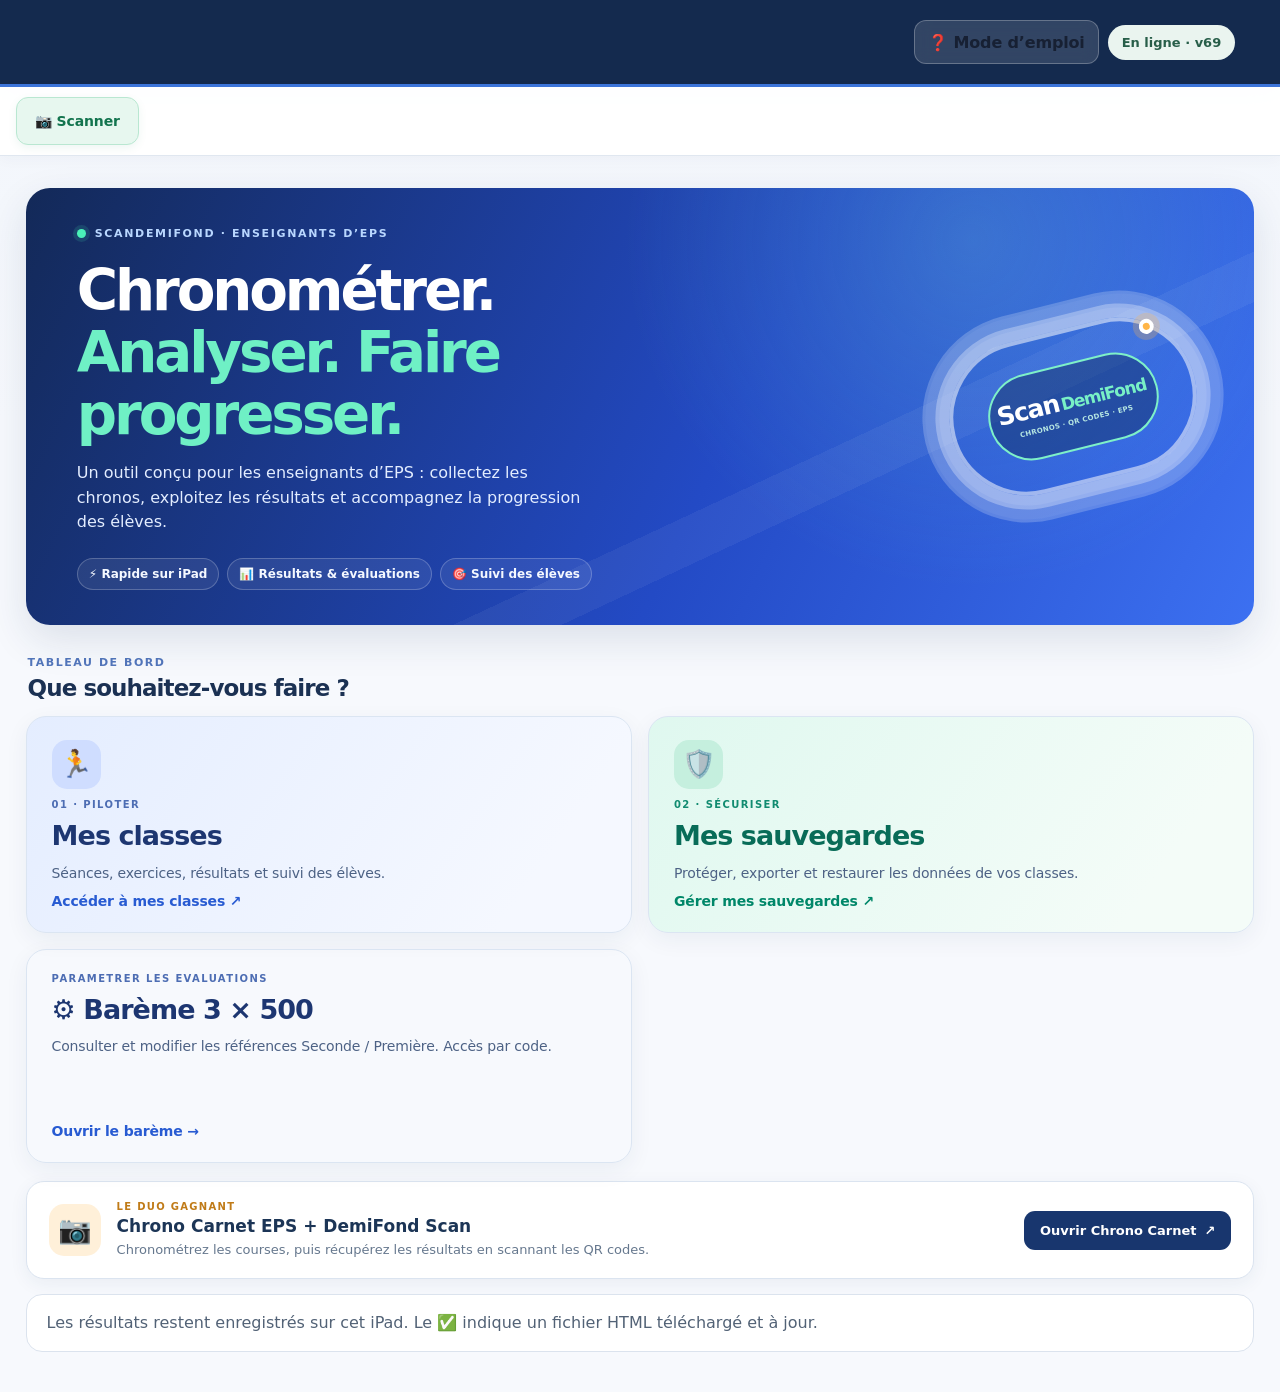
<file: index.html>
<!doctype html>
<html lang="fr">

<head>

  <meta charset="utf-8">

  <meta
    name="viewport"
    content="width=device-width,initial-scale=1,viewport-fit=cover"
  >

  <meta
    name="theme-color"
    content="#172554"
  >

  <link
    rel="manifest"
    href="/manifest.webmanifest"
  >

  <link
    rel="stylesheet"
    href="/app.css"
  >

  <link
    rel="stylesheet"
    href="/modern-ui.css?v=37"
  >

  <title>
    DemiFond Scan CCF
  </title>

<style>
#sessionResultsOverview .eps-dashboard-top{display:flex;justify-content:space-between;align-items:center;gap:12px;flex-wrap:wrap}
#sessionResultsOverview .eps-progress-panel{padding:18px;margin:16px 0;border:1px solid #d7e2ed;border-radius:14px;background:#f8fbff}
#sessionResultsOverview .eps-progress-heading{display:flex;align-items:baseline;gap:12px;flex-wrap:wrap}
#sessionResultsOverview .eps-progress-heading strong{font-size:32px;color:#163b6d}
#sessionResultsOverview .eps-progress-track{height:12px;border-radius:20px;overflow:hidden;background:#dce6f1;margin:12px 0}
#sessionResultsOverview .eps-progress-track div{height:100%;background:#16a34a;transition:width .2s}
#sessionResultsOverview .eps-progress-stats{display:flex;gap:14px;flex-wrap:wrap;color:#475569;font-size:14px}
#sessionResultsOverview .eps-dashboard-filters{display:flex;gap:8px;align-items:center;flex-wrap:wrap;margin:14px 0}
#sessionResultsOverview .eps-dashboard-filters button{padding:10px 13px;border:1px solid #cbd5e1;border-radius:10px;background:white;cursor:pointer}
#sessionResultsOverview .eps-dashboard-filters button[aria-pressed=true]{background:#dbeafe;border-color:#2563eb;color:#1d4ed8;font-weight:700}
#sessionResultsOverview .eps-dashboard-filters input{padding:10px;border:1px solid #cbd5e1;border-radius:10px;min-width:170px;flex:1}
#sessionResultsOverview .eps-dashboard-checks{display:grid;grid-template-columns:repeat(auto-fit,minmax(230px,1fr));gap:12px}
#sessionResultsOverview .eps-dashboard-checks section{padding:14px;border:1px solid #d7e2ed;border-radius:12px}
#sessionResultsOverview .eps-dashboard-checks h3{margin:0 0 8px}
#sessionResultsOverview .eps-dashboard-checks ul{columns:2;line-height:1.8;padding-left:20px}
#sessionResultsOverview .eps-unscanned-picker{background:#fff1d6!important;border-left:5px solid #f59e0b!important;opacity:1!important;color:#854d0e!important}
#sessionResultsOverview #epsStudentPicker button[hidden]{display:none!important}
#results .table{overflow:auto;max-height:75vh}
#results .table table{border-collapse:separate;border-spacing:0}
#results .table thead th{position:sticky;top:0;z-index:3}
#results .table th:first-child,#results .table td:first-child{position:sticky;left:0;z-index:2;background:#fff}
#results .table thead th:first-child{z-index:4}
#results .table tr.pronote-unscanned td:first-child{background:#fff1d6}
</style>
<style>
:root{--eps-accent:#2563eb;--eps-ink:#172b4d;--eps-soft:#f5f8fc}
body{font-family:system-ui,-apple-system,"Segoe UI",sans-serif}
.card{border-radius:18px!important;box-shadow:0 5px 22px rgba(26,48,83,.065)!important}
button,input,select{font-family:inherit}
button{transition:background-color .15s,border-color .15s,box-shadow .15s}
button:focus-visible,input:focus-visible,select:focus-visible{outline:3px solid #93c5fd;outline-offset:2px}
#sessionResultsOverview{background:linear-gradient(180deg,#fff 0%,#f9fbff 100%);border:1px solid #e0e9f4;padding:clamp(14px,2.2vw,26px)}
#sessionResultsOverview h2{font-size:clamp(19px,2.5vw,26px);letter-spacing:-.025em;color:var(--eps-ink)}
#sessionResultsOverview .eps-progress-panel{background:linear-gradient(135deg,#edf5ff,#f7fbff);border:1px solid #cbdff7}
#sessionResultsOverview .eps-dashboard-checks section{background:#fff;box-shadow:0 2px 12px rgba(26,48,83,.04)}
#sessionResultsOverview .eps-dashboard-filters button{font-weight:600}
#sessionResultsOverview .eps-dashboard-filters button:hover{border-color:#60a5fa}
#sessionResultsOverview .eps-issues{display:grid;gap:9px}
#sessionResultsOverview .eps-issue{display:flex;align-items:center;justify-content:space-between;gap:10px;padding:10px;border-radius:10px;background:#fff7ed;border:1px solid #fed7aa}
#sessionResultsOverview .eps-issue span{font-size:13px;overflow-wrap:anywhere}
#sessionResultsOverview .eps-issue button{border:1px solid #f59e0b;background:#fff;border-radius:9px;padding:9px 11px;white-space:nowrap;font-weight:700;color:#92400e}
#sessionResultsOverview .student-picker{border-radius:12px!important;transition:transform .12s,box-shadow .12s}
#sessionResultsOverview .student-picker:not(:disabled):active{transform:scale(.99)}
@media(max-width:650px){#sessionResultsOverview .eps-dashboard-top>.flow-primary{width:100%}#sessionResultsOverview .eps-dashboard-filters input{flex-basis:100%}#sessionResultsOverview .eps-dashboard-checks ul{columns:1}}
</style>
<style>
#exam500EditDialog .e500-edit-layout label{display:flex!important;flex-direction:column!important;align-items:stretch!important;gap:7px!important;font-size:13px!important;font-weight:700!important;color:#334155!important;min-width:0!important}
#exam500EditDialog .e500-edit-layout input,#exam500EditDialog .e500-edit-layout select{display:block!important;width:100%!important;box-sizing:border-box!important;min-width:0!important;padding:12px!important;margin:0!important;border:1px solid #cbd5e1!important;border-radius:10px!important;background:#fff!important;font-size:16px!important;color:#0f172a!important}
#exam500EditDialog .e500-races section{min-width:0!important;display:flex;flex-direction:column;gap:14px}
#exam500EditDialog .e500-races .e500-field span{line-height:1.3}
@media(max-width:720px){#exam500EditDialog .e500-races{grid-template-columns:1fr!important}#exam500EditDialog .e500-identity{grid-template-columns:1fr 1fr!important}}
</style>
</head>


<body>


<header class="scan-app-header">
  <div><small>EPS · VAUBAN · PROFESSEUR</small><h1>DemiFond Scan</h1><p>Collecter, consulter et évaluer.</p></div>
  <div><span id="scanNetworkStatus" class="network-status">v72</span></div>
</header>


<nav aria-label="Navigation"><button id="homeReturn" type="button">← Retour à l’accueil</button><button id="quickScanButton" type="button" class="flow-scan" data-action="quick-scan">📷 Scanner</button></nav>


<main>
  <section id="home" class="page eps-home">
    <div class="eps-home-hero">
      <div class="eps-home-hero-copy">
        <span class="eps-home-kicker"><span class="eps-home-live"></span> SCANDEMIFOND · ENSEIGNANTS D’EPS</span>
        <h2 tabindex="-1">Chronométrer.<br><em>Analyser. Faire progresser.</em></h2>
        <p>Un outil conçu pour les enseignants d’EPS : collectez les chronos, exploitez les résultats et accompagnez la progression des élèves.</p>
        <div class="eps-home-hero-tags"><span>⚡ Rapide sur iPad</span><span>📊 Résultats & évaluations</span><span>🎯 Suivi des élèves</span></div>
      </div>
      <div class="eps-home-track" aria-hidden="true"><div class="eps-home-track-outer"><div class="eps-home-track-inner"><span>Scan<span class="eps-home-unit">DemiFond</span></span><small>CHRONOS · QR CODES · EPS</small></div></div><span class="eps-home-track-dot"></span></div>
    </div>
    <div class="eps-home-section-heading"><div><span>TABLEAU DE BORD</span><h3>Que souhaitez-vous faire ?</h3></div></div>
    <div class="scan-home-grid classes-home-grid eps-home-actions">
      <button type="button" class="scan-home-card home-spaces" data-flow="classes"><span class="eps-home-card-icon" aria-hidden="true">🏃</span><span class="home-card-step">01 · PILOTER</span><strong>Mes classes</strong><span>Séances, exercices, résultats et suivi des élèves.</span><b>Accéder à mes classes <span aria-hidden="true">↗</span></b></button>
      <button type="button" class="scan-home-card home-backups" data-flow="backups"><span class="eps-home-card-icon" aria-hidden="true">🛡️</span><span class="home-card-step">02 · SÉCURISER</span><strong>Mes sauvegardes</strong><span>Protéger, exporter et restaurer les données de vos classes.</span><b>Gérer mes sauvegardes <span aria-hidden="true">↗</span></b></button>
    </div>
    <div class="eps-home-chrono">
      <div class="eps-home-chrono-icon" aria-hidden="true">📷</div>
      <div class="eps-home-chrono-copy"><span>LE DUO GAGNANT</span><strong>Chrono Carnet EPS + DemiFond Scan</strong><p>Chronométrez les courses, puis récupérez les résultats en scannant les QR codes.</p></div>
      <a href="https://chrono-carnet-eps.vercel.app/" target="_blank" rel="noopener noreferrer">Ouvrir Chrono Carnet <span aria-hidden="true">↗</span></a>
    </div>
    <div id="homeActiveContext" class="workspace-context" aria-live="polite"></div>
  </section>
  <section id="workflow" class="page hidden"><div id="workflowContent"></div></section>
  <section id="backups" class="page hidden">
    <div class="workspace-title"><h2>Sauvegarder / Restaurer</h2><p>Une sauvegarde globale pour protéger les données de cet iPad. Les sauvegardes par classe ou séance sont dans « Mes classes ».</p></div>
    <div id="backupChoices"></div>
    <div class="card backup-actions">    <button id="archiveFile">
      📄 Sauvegarder la séance active
    </button>

    <button id="backup">
      💾 Sauvegarder toutes les classes en HTML
    </button>

    <label class="button">

      📥 Importer un fichier HTML

      <input
        id="restore"
        type="file"
        accept=".html,text/html"
        hidden
      >

    </label>

<details class="backup-local"><summary>Récupération d’une version locale de secours</summary><div id="localRecoverySlot"></div><p>Cette récupération sur l’iPad ne remplace pas le téléchargement d’un fichier HTML.</p></details>
<p>Pour restaurer, choisis le fichier HTML téléchargé : toutes les classes, une classe ou une séance.</p>
<p class="backup-hint">✅ HTML téléchargé · ⚠️ Pas de HTML à jour. L’enregistrement automatique sur l’iPad ne valide pas la sauvegarde.</p></div>
  </section>


  <section
    id="group"
    class="page hidden"
  >

    <div id="groupFlowHeader" class="workspace-title"><button id="backToSpaces" type="button">← Mes espaces</button><div><h2 id="groupFlowTitle">Mes espaces</h2><p id="groupFlowHint">Choisis un espace pour afficher ses évaluations.</p></div></div>
    <div class="toolbar">

      <select
        id="groups"
        aria-label="Choisir un espace"
      ></select>

      <button id="addGroup">
        + Nouvel espace
      </button>

      <button id="archive" class="hidden" aria-hidden="true" tabindex="-1">
        Archiver l’espace
      </button>

    </div>


    <div
      id="filters"
      class="filters"
    ></div>


    <div class="card student-list-card">

      <div class="student-list-head">
        <div>
          <h2>
            Élèves de l’évaluation active
          </h2>
          <p>
            Touchez « Corriger » pour modifier une donnée ou un chrono.
          </p>
        </div>
      </div>

      <details class="manual-entry">

        <summary>
          + Ajouter manuellement un élève
        </summary>

        <div class="form">

          <input
            id="last"
            placeholder="Nom"
          >

          <input
            id="first"
            placeholder="Prénom"
          >

          <input
            id="classroom"
            placeholder="Classe (TA, TB…)"
          >

          <select id="sex">

            <option value="F">
              Fille
            </option>

            <option value="M">
              Garçon
            </option>

          </select>

          <input
            id="p1"
            placeholder="Temps prévu C1 (3:20)"
          >

          <input
            id="p2"
            placeholder="Temps prévu C2 (3:18)"
          >

          <button id="addStudent">
            Ajouter l’élève
          </button>

        </div>

      </details>


      <div class="table">

        <table>

          <thead>

            <tr>

              <th>Élève</th>
              <th>Classe</th>
              <th>Temps prévu C1</th>
              <th>Réalisé C1</th>
              <th>Temps prévu C2</th>
              <th>Réalisé C2</th>
              <th>AFL1</th>
              <th>Action</th>

            </tr>

          </thead>

          <tbody id="students"></tbody>

        </table>

      </div>

    </div>

  </section>


  <section
    id="scan"
    class="page hidden"
  >

    <div id="scanDestination" class="workspace-title"></div>
    <div class="scanGrid">

      <div class="card">

        <h2>
          Scanner un résultat
        </h2>

        <p>
          Le résultat sera enregistré dans
          l’espace et l’évaluation actuellement sélectionnés.
        </p>


        <div class="camera">

          <video
            id="video"
            playsinline
            muted
          ></video>

          <div class="target"></div>

        </div>


        <button id="camera">
          Activer la caméra
        </button>

        <button id="cameraStop">
          Arrêter
        </button>


        <details>

          <summary>
            Saisie de secours
          </summary>

          <textarea
            id="qrText"
            placeholder="Contenu du QR"
          ></textarea>

          <button id="readText">
            Valider
          </button>

        </details>

      </div>


      <div class="card">

        <h2>
          Dernier scan
        </h2>

        <div
          id="scanMessage"
          class="empty"
        >
          Aucun résultat reçu.
        </div>

        <div id="history"></div>

      </div>

    </div>

  </section>


  <section
    id="training-results"
    class="page hidden"
  >

    <div id="trainingResultContext"></div>
    <div
      id="trainingResultsCard"
      class="card"
    ></div>

  </section>


  <section
    id="results"
    class="page hidden"
  >

    <div id="examResultContext"></div>
    <div class="card">

      <h2>
        Résultats de l’évaluation active
      </h2>

      <div
        id="resultFilters"
        class="filters"
      ></div>

      <div class="table">

        <table>

          <thead>

            <tr>

              <th>Élève</th>
              <th>Classe</th>
              <th>C1</th>
              <th>C2</th>
              <th>Meilleur</th>
              <th>Perf /6</th>
              <th>Régul. /6</th>
              <th>AFL1 /12</th>
              <th>AFL2</th>
              <th>AFL3</th>
              <th>/20</th>

            </tr>

          </thead>

          <tbody id="resultRows"></tbody>

        </table>

      </div>

    </div>

  </section>


</main>


<div
  id="toast"
  class="toast hidden"
></div>


<!-- QR -->
<script src="/jsQR.js"></script>

<!-- Gestion espaces -->
<script src="/groups.js"></script>
<script src="/group-presets.js"></script>
<script src="/qr-ui.js"></script>

<!-- Moteur principal -->
<script src="/app.js?v=18"></script>

<!-- Validation stricte des QR -->
<script src="/qr-validation.js?v=6"></script>

<!-- Sauvegarde locale sécurisée -->
<script src="/storage-safety.js?v=1"></script>

<!-- Évaluation CCF -->
<script src="/evaluation-ccf.js?v=6"></script>

<!-- Archive iPad lisible + réimportable -->
<script src="/archive-ui.js?v=8"></script>

<!-- Résultats -->
<script src="/ccf-results-ui.js?v=1"></script>

<!-- Espaces / évaluations -->
<script src="/group-sessions-ui.js?v=11"></script>

<!-- Cartes espaces -->
<script src="/spaces-ui.js?v=1"></script>

<!-- 3 x 500 + bareme modifiable -->
<script src="/exam500-ui.js?v=38"></script>


<!-- Résultats Chrono Carnet hors CCF -->
<script src="/training-qr-ui.js?v=15"></script>
<script src="/training-edit-ui.js?v=5"></script>
<script src="/student-followup-ui.js?v=1"></script>

<!-- Suppression sécurisée par appui long -->
<script src="/hold-delete-ui.js?v=1"></script>

<!-- Aide -->
<script src="/help-ui.js?v=1"></script>

<!-- Parcours professeur -->
<script src="/pronote-roster.js?v=3"></script>
<script src="/workspace-ui.js?v=32"></script>

<!-- Scanner iPad -->
<script src="/scanner-ios.js?v=4"></script>
<script src="/results-collapse-ui.js?v=3"></script>


<script>

  if (
    "serviceWorker" in navigator
  ) {

    window.addEventListener(
      "load",
      async () => {

        let reloading =
          false;

        navigator
          .serviceWorker
          .addEventListener(
            "controllerchange",
            () => {

              if (reloading) {
                return;
              }

              reloading =
                true;

              window.location.reload();

            }
          );

        try {

          const registration =
            await navigator
              .serviceWorker
              .register(
                "/offline-worker.js?v=109",
                {
                  updateViaCache:
                    "none"
                }
              );

          await registration.update();

        } catch (error) {

          console.error(
            "Service worker non enregistré :",
            error
          );

        }

      }
    );

  }

</script>


</body>

</html>
</file>
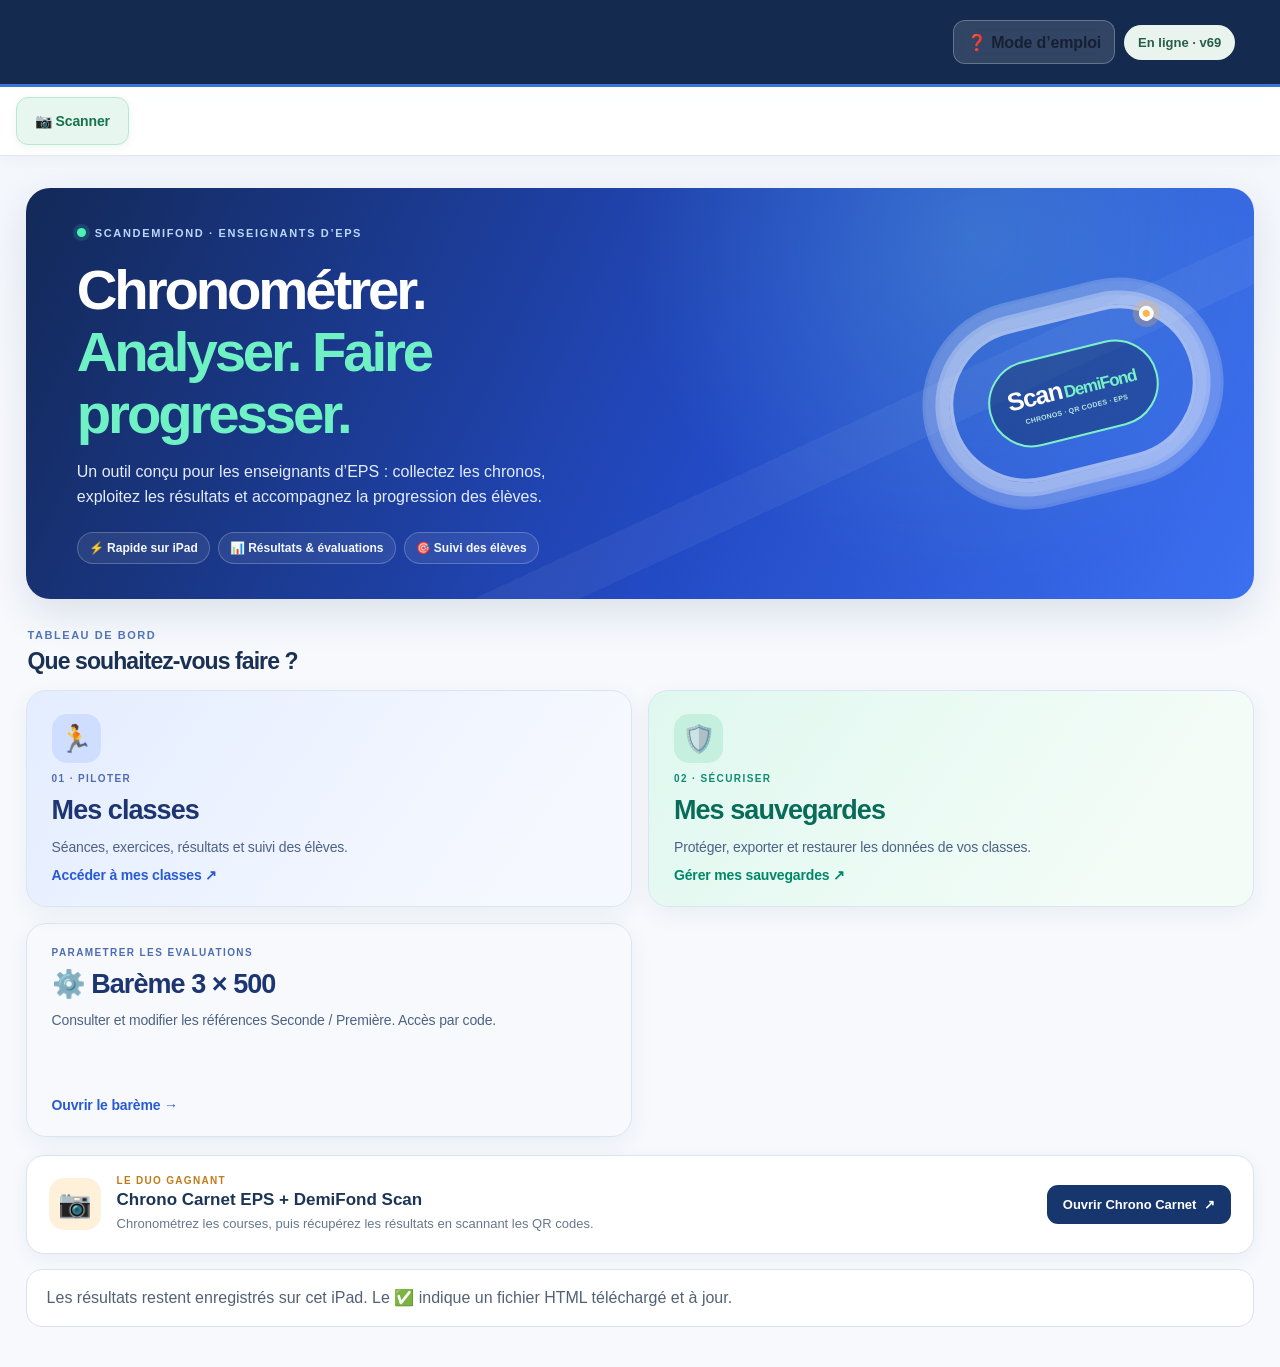
<file: index-v1.html>
<!doctype html>
<html lang="fr">

<head>

  <meta charset="utf-8">

  <meta
    name="viewport"
    content="width=device-width,initial-scale=1,viewport-fit=cover"
  >

  <meta
    name="theme-color"
    content="#172554"
  >

  <link
    rel="manifest"
    href="/manifest.webmanifest"
  >

  <link
    rel="stylesheet"
    href="/app.css"
  >

  <link
    rel="stylesheet"
    href="/modern-ui.css?v=29"
  >

  <title>
    DemiFond Scan CCF
  </title>

</head>


<body>


<header class="scan-app-header">
  <div><small>EPS · VAUBAN · PROFESSEUR</small><h1>DemiFond Scan</h1><p>Collecter, consulter et évaluer.</p></div>
  <div><span id="scanNetworkStatus" class="network-status">v72</span></div>
</header>


<nav aria-label="Navigation"><button id="homeReturn" type="button">← Retour à l’accueil</button><button id="quickScanButton" type="button" class="flow-scan" data-action="quick-scan">📷 Scanner</button></nav>


<main>
  <section id="home" class="page eps-home">
    <div class="eps-home-hero">
      <div class="eps-home-hero-copy">
        <span class="eps-home-kicker"><span class="eps-home-live"></span> SCANDEMIFOND · ENSEIGNANTS D’EPS</span>
        <h2 tabindex="-1">Chronométrer.<br><em>Analyser. Faire progresser.</em></h2>
        <p>Un outil conçu pour les enseignants d’EPS : collectez les chronos, exploitez les résultats et accompagnez la progression des élèves.</p>
        <div class="eps-home-hero-tags"><span>⚡ Rapide sur iPad</span><span>📊 Résultats & évaluations</span><span>🎯 Suivi des élèves</span></div>
      </div>
      <div class="eps-home-track" aria-hidden="true"><div class="eps-home-track-outer"><div class="eps-home-track-inner"><span>Scan<span class="eps-home-unit">DemiFond</span></span><small>CHRONOS · QR CODES · EPS</small></div></div><span class="eps-home-track-dot"></span></div>
    </div>
    <div class="eps-home-section-heading"><div><span>TABLEAU DE BORD</span><h3>Que souhaitez-vous faire ?</h3></div></div>
    <div class="scan-home-grid classes-home-grid eps-home-actions">
      <button type="button" class="scan-home-card home-spaces" data-flow="classes"><span class="eps-home-card-icon" aria-hidden="true">🏃</span><span class="home-card-step">01 · PILOTER</span><strong>Mes classes</strong><span>Séances, exercices, résultats et suivi des élèves.</span><b>Accéder à mes classes <span aria-hidden="true">↗</span></b></button>
      <button type="button" class="scan-home-card home-backups" data-flow="backups"><span class="eps-home-card-icon" aria-hidden="true">🛡️</span><span class="home-card-step">02 · SÉCURISER</span><strong>Mes sauvegardes</strong><span>Protéger, exporter et restaurer les données de vos classes.</span><b>Gérer mes sauvegardes <span aria-hidden="true">↗</span></b></button>
    </div>
    <div class="eps-home-chrono">
      <div class="eps-home-chrono-icon" aria-hidden="true">📷</div>
      <div class="eps-home-chrono-copy"><span>LE DUO GAGNANT</span><strong>Chrono Carnet EPS + DemiFond Scan</strong><p>Chronométrez les courses, puis récupérez les résultats en scannant les QR codes.</p></div>
      <a href="https://chrono-carnet-eps.vercel.app/" target="_blank" rel="noopener noreferrer">Ouvrir Chrono Carnet <span aria-hidden="true">↗</span></a>
    </div>
    <div id="homeActiveContext" class="workspace-context" aria-live="polite"></div>
  </section>
  <section id="workflow" class="page hidden"><div id="workflowContent"></div></section>
  <section id="backups" class="page hidden">
    <div class="workspace-title"><h2>Sauvegarder / Restaurer</h2><p>Une sauvegarde globale pour protéger les données de cet iPad. Les sauvegardes par classe ou séance sont dans « Mes classes ».</p></div>
    <div id="backupChoices"></div>
    <div class="card backup-actions">    <button id="archiveFile">
      📄 Sauvegarder la séance active
    </button>

    <button id="backup">
      💾 Sauvegarder toutes les classes en HTML
    </button>

    <label class="button">

      📥 Importer un fichier HTML

      <input
        id="restore"
        type="file"
        accept=".html,text/html"
        hidden
      >

    </label>

<details class="backup-local"><summary>Récupération d’une version locale de secours</summary><div id="localRecoverySlot"></div><p>Cette récupération sur l’iPad ne remplace pas le téléchargement d’un fichier HTML.</p></details>
<p>Pour restaurer, choisis le fichier HTML téléchargé : toutes les classes, une classe ou une séance.</p>
<p class="backup-hint">✅ HTML téléchargé · ⚠️ Pas de HTML à jour. L’enregistrement automatique sur l’iPad ne valide pas la sauvegarde.</p></div>
  </section>


  <section
    id="group"
    class="page hidden"
  >

    <div id="groupFlowHeader" class="workspace-title"><button id="backToSpaces" type="button">← Mes espaces</button><div><h2 id="groupFlowTitle">Mes espaces</h2><p id="groupFlowHint">Choisis un espace pour afficher ses évaluations.</p></div></div>
    <div class="toolbar">

      <select
        id="groups"
        aria-label="Choisir un espace"
      ></select>

      <button id="addGroup">
        + Nouvel espace
      </button>

      <button id="archive" class="hidden" aria-hidden="true" tabindex="-1">
        Archiver l’espace
      </button>

    </div>


    <div
      id="filters"
      class="filters"
    ></div>


    <div class="card student-list-card">

      <div class="student-list-head">
        <div>
          <h2>
            Élèves de l’évaluation active
          </h2>
          <p>
            Touchez « Corriger » pour modifier une donnée ou un chrono.
          </p>
        </div>
      </div>

      <details class="manual-entry">

        <summary>
          + Ajouter manuellement un élève
        </summary>

        <div class="form">

          <input
            id="last"
            placeholder="Nom"
          >

          <input
            id="first"
            placeholder="Prénom"
          >

          <input
            id="classroom"
            placeholder="Classe (TA, TB…)"
          >

          <select id="sex">

            <option value="F">
              Fille
            </option>

            <option value="M">
              Garçon
            </option>

          </select>

          <input
            id="p1"
            placeholder="Temps prévu C1 (3:20)"
          >

          <input
            id="p2"
            placeholder="Temps prévu C2 (3:18)"
          >

          <button id="addStudent">
            Ajouter l’élève
          </button>

        </div>

      </details>


      <div class="table">

        <table>

          <thead>

            <tr>

              <th>Élève</th>
              <th>Classe</th>
              <th>Temps prévu C1</th>
              <th>Réalisé C1</th>
              <th>Temps prévu C2</th>
              <th>Réalisé C2</th>
              <th>AFL1</th>
              <th>Action</th>

            </tr>

          </thead>

          <tbody id="students"></tbody>

        </table>

      </div>

    </div>

  </section>


  <section
    id="scan"
    class="page hidden"
  >

    <div id="scanDestination" class="workspace-title"></div>
    <div class="scanGrid">

      <div class="card">

        <h2>
          Scanner un résultat
        </h2>

        <p>
          Le résultat sera enregistré dans
          l’espace et l’évaluation actuellement sélectionnés.
        </p>


        <div class="camera">

          <video
            id="video"
            playsinline
            muted
          ></video>

          <div class="target"></div>

        </div>


        <button id="camera">
          Activer la caméra
        </button>

        <button id="cameraStop">
          Arrêter
        </button>


        <details>

          <summary>
            Saisie de secours
          </summary>

          <textarea
            id="qrText"
            placeholder="Contenu du QR"
          ></textarea>

          <button id="readText">
            Valider
          </button>

        </details>

      </div>


      <div class="card">

        <h2>
          Dernier scan
        </h2>

        <div
          id="scanMessage"
          class="empty"
        >
          Aucun résultat reçu.
        </div>

        <div id="history"></div>

      </div>

    </div>

  </section>


  <section
    id="training-results"
    class="page hidden"
  >

    <div id="trainingResultContext"></div>
    <div
      id="trainingResultsCard"
      class="card"
    ></div>

  </section>


  <section
    id="results"
    class="page hidden"
  >

    <div id="examResultContext"></div>
    <div class="card">

      <h2>
        Résultats de l’évaluation active
      </h2>

      <div
        id="resultFilters"
        class="filters"
      ></div>

      <div class="table">

        <table>

          <thead>

            <tr>

              <th>Élève</th>
              <th>Classe</th>
              <th>C1</th>
              <th>C2</th>
              <th>Meilleur</th>
              <th>Perf /6</th>
              <th>Régul. /6</th>
              <th>AFL1 /12</th>
              <th>AFL2</th>
              <th>AFL3</th>
              <th>/20</th>

            </tr>

          </thead>

          <tbody id="resultRows"></tbody>

        </table>

      </div>

    </div>

  </section>


</main>


<div
  id="toast"
  class="toast hidden"
></div>


<!-- QR -->
<script src="/jsQR.js"></script>

<!-- Gestion espaces -->
<script src="/groups.js"></script>
<script src="/group-presets.js"></script>
<script src="/qr-ui.js"></script>

<!-- Moteur principal -->
<script src="/app.js?v=18"></script>

<!-- Validation stricte des QR -->
<script src="/qr-validation.js?v=6"></script>

<!-- Sauvegarde locale sécurisée -->
<script src="/storage-safety.js?v=1"></script>

<!-- Évaluation CCF -->
<script src="/evaluation-ccf.js?v=6"></script>

<!-- Archive iPad lisible + réimportable -->
<script src="/archive-ui.js?v=8"></script>

<!-- Résultats -->
<script src="/ccf-results-ui.js?v=1"></script>

<!-- Espaces / évaluations -->
<script src="/group-sessions-ui.js?v=11"></script>

<!-- Cartes espaces -->
<script src="/spaces-ui.js?v=1"></script>

<!-- 3 x 500 + bareme modifiable -->
<script src="/exam500-ui.js?v=33"></script>


<!-- Résultats Chrono Carnet hors CCF -->
<script src="/training-qr-ui.js?v=15"></script>
<script src="/training-edit-ui.js?v=5"></script>
<script src="/student-followup-ui.js?v=1"></script>

<!-- Suppression sécurisée par appui long -->
<script src="/hold-delete-ui.js?v=1"></script>

<!-- Aide -->
<script src="/help-ui.js?v=1"></script>

<!-- Parcours professeur -->
<script src="/workspace-ui.js?v=25"></script>

<!-- Scanner iPad -->
<script src="/scanner-ios.js?v=4"></script>
<script src="/results-collapse-ui.js?v=3"></script>


<!-- Version 1 conservée en secours : pas de service hors ligne ici, pour ne pas remplacer celui de la version 2. -->


</body>

</html>
</file>
<file: app.css>
:root{
  font-family:Inter,-apple-system,BlinkMacSystemFont,"Segoe UI",sans-serif;
  color:#172033;
  background:#f4f7fb
}

*{
  box-sizing:border-box
}

body{
  margin:0
}

header{
  padding:24px max(24px,4vw);
  background:#fff;
  display:flex;
  justify-content:space-between;
  align-items:center;
  border-bottom:1px solid #e2e8f0
}

h1{
  margin:3px 0;
  font-size:30px
}

h2{
  margin-top:0
}

p{
  color:#64748b
}

button,
.button,
input,
select,
textarea{
  font:inherit;
  border-radius:12px;
  border:1px solid #cbd5e1;
  padding:11px 13px;
  background:#fff
}

button,
.button{
  cursor:pointer;
  font-weight:700
}

button:disabled{
  opacity:.45;
  cursor:not-allowed
}

header button,
#addGroup,
#addStudent,
#camera,
#readText,
.primary-action{
  background:#3157d5;
  color:white;
  border-color:#3157d5
}

nav{
  display:flex;
  gap:8px;
  padding:12px max(24px,4vw);
  background:#fff
}

nav button.active{
  background:#e8edff;
  color:#2849b8
}

main{
  padding:22px max(24px,4vw)
}

.hidden{
  display:none!important
}

.toolbar,
.form,
.filters{
  display:flex;
  gap:8px;
  flex-wrap:wrap;
  margin-bottom:16px
}

.card{
  background:#fff;
  border:1px solid #e2e8f0;
  border-radius:20px;
  padding:20px;
  box-shadow:0 8px 28px #0f172a0a
}

.table{
  overflow:auto;
  -webkit-overflow-scrolling:touch
}

table{
  width:100%;
  border-collapse:collapse;
  min-width:850px
}

th,
td{
  text-align:left;
  padding:12px;
  border-bottom:1px solid #eef2f7
}

th{
  font-size:12px;
  text-transform:uppercase;
  color:#64748b
}

.filter.active{
  background:#3157d5;
  color:#fff
}

.scanGrid{
  display:grid;
  grid-template-columns:1.15fr .85fr;
  gap:18px
}

.camera{
  position:relative;
  background:#0f172a;
  border-radius:18px;
  overflow:hidden;
  aspect-ratio:4/3;
  margin:14px 0
}

.camera video{
  width:100%;
  height:100%;
  object-fit:cover
}

.target{
  position:absolute;
  inset:18%;
  border:4px solid #5eead4;
  border-radius:22px
}

.empty{
  padding:28px;
  text-align:center;
  color:#64748b;
  background:#f8fafc;
  border-radius:14px
}

.toast{
  position:fixed;
  left:50%;
  bottom:30px;
  transform:translateX(-50%);
  padding:16px 22px;
  background:#065f46;
  color:#fff;
  border-radius:14px;
  font-weight:800;
  box-shadow:0 10px 40px #0003;
  z-index:1000
}

.scan-ok{
  padding:18px;
  border-radius:16px;
  background:#ecfdf5;
  color:#065f46;
  font-size:20px;
  font-weight:800
}

.scan-bad{
  padding:18px;
  border-radius:16px;
  background:#fff7ed;
  color:#9a3412;
  font-weight:800
}

textarea{
  width:100%;
  margin:10px 0;
  min-height:90px
}


/* =========================================================
   GROUPES / EVALUATIONS / ARCHIVES
   ========================================================= */

.session-manager{
  margin-bottom:18px;
  border-color:#dbe4f0
}

.session-manager-header,
.session-manager-empty,
.archives-header{
  display:flex;
  justify-content:space-between;
  align-items:flex-start;
  gap:18px
}

.session-manager-header h2,
.session-manager-empty h2,
.archives-header h2{
  margin:2px 0 4px
}

.session-manager-header p,
.session-manager-empty p,
.archives-header p{
  margin:0
}

.session-manager-eyebrow{
  font-size:11px;
  font-weight:900;
  letter-spacing:.08em;
  color:#3157d5;
  margin-bottom:5px
}

.session-manager-actions{
  display:flex;
  gap:8px;
  flex-wrap:wrap;
  justify-content:flex-end
}

.session-list{
  display:flex;
  flex-direction:column;
  gap:10px;
  margin-top:18px
}

.session-row{
  display:flex;
  justify-content:space-between;
  align-items:center;
  gap:18px;
  padding:14px;
  border:1px solid #dfe6ee;
  border-radius:14px;
  background:#f8fafc
}

.session-row.active{
  border-color:#3157d5;
  background:#eef2ff;
  box-shadow:0 0 0 2px #3157d51a
}

.session-main{
  min-width:220px;
  flex:1
}

.session-title-line{
  display:flex;
  align-items:center;
  gap:8px;
  flex-wrap:wrap
}

.session-title-line strong{
  font-size:16px
}

.session-active-badge{
  display:inline-flex;
  align-items:center;
  border-radius:999px;
  padding:4px 8px;
  background:#3157d5;
  color:white;
  font-size:11px;
  font-weight:800
}

.session-meta{
  display:flex;
  gap:10px;
  flex-wrap:wrap;
  margin-top:7px;
  color:#64748b;
  font-size:13px
}

.session-status{
  display:inline-flex;
  border-radius:999px;
  padding:2px 8px;
  font-weight:800;
  font-size:12px
}

.status-open{
  background:#dcfce7;
  color:#166534
}

.status-closed{
  background:#fef3c7;
  color:#92400e
}

.status-locked{
  background:#e2e8f0;
  color:#334155
}

.session-controls{
  display:flex;
  align-items:center;
  gap:7px;
  flex-wrap:wrap;
  justify-content:flex-end
}

.session-controls button,
.session-controls select{
  padding:8px 10px;
  border-radius:9px
}

.session-controls .session-scan{
  background:#3157d5;
  color:white;
  border-color:#3157d5
}

.session-controls .session-results{
  background:#eef2ff;
  color:#2849b8;
  border-color:#cbd5ff
}

.session-empty{
  margin-top:16px;
  padding:20px;
  background:#f8fafc;
  border:1px dashed #cbd5e1;
  border-radius:14px;
  color:#64748b
}

.session-empty p{
  margin-bottom:0
}

.group-archives-panel{
  margin-bottom:18px;
  border-color:#dbe4f0
}

.archive-list{
  display:flex;
  flex-direction:column;
  gap:10px;
  margin-top:18px
}

.archive-row{
  display:flex;
  align-items:center;
  justify-content:space-between;
  gap:16px;
  padding:14px;
  background:#f8fafc;
  border:1px solid #e2e8f0;
  border-radius:14px
}

.archive-meta{
  margin-top:4px;
  font-size:13px;
  color:#64748b
}

.restore-group{
  background:#eef2ff;
  color:#2849b8;
  border-color:#cbd5ff
}


/* =========================================================
   CCF - CHOIX DE LA VUE
   ========================================================= */

.ccf-view-tabs{
  display:flex;
  gap:8px;
  margin:8px 0 18px;
  flex-wrap:wrap
}

.ccf-view-button{
  background:#f1f5f9;
  color:#475569;
  border:1px solid #dbe3ee;
  padding:11px 16px
}

.ccf-view-button.active{
  background:#3157d5;
  border-color:#3157d5;
  color:#fff
}


/* =========================================================
   TABLEAU DETAILLE
   ========================================================= */

.ccf-detailed-view{
  width:100%;
  overflow-x:auto;
  overflow-y:visible;
  border:1px solid #dfe6ee;
  border-radius:14px;
  -webkit-overflow-scrolling:touch
}

.ccf-detailed-table{
  min-width:2050px;
  border-collapse:separate;
  border-spacing:0;
  font-size:13px
}

.ccf-detailed-table th,
.ccf-detailed-table td{
  white-space:nowrap;
  text-align:center;
  vertical-align:middle;
  padding:10px 9px;
  border-right:1px solid #e5e7eb;
  border-bottom:1px solid #e5e7eb
}

.ccf-detailed-table thead th{
  position:sticky;
  top:0;
  z-index:3;
  color:#172033;
  font-size:11px;
  font-weight:800;
  text-transform:none;
  background:#e5e7eb
}

.ccf-detailed-table th:nth-child(1),
.ccf-detailed-table td:nth-child(1){
  position:sticky;
  left:0;
  z-index:2;
  min-width:180px;
  max-width:180px;
  text-align:left;
  background:#f8fafc
}

.ccf-detailed-table thead th:nth-child(1){
  z-index:5;
  background:#d8dde3
}

.ccf-detailed-table th:nth-child(2),
.ccf-detailed-table td:nth-child(2){
  min-width:75px
}

.ccf-detailed-table th:nth-child(3),
.ccf-detailed-table td:nth-child(3){
  background:#fff3c4
}

.ccf-detailed-table th:nth-child(4),
.ccf-detailed-table td:nth-child(4){
  background:#f8fafc
}

.ccf-detailed-table th:nth-child(5),
.ccf-detailed-table td:nth-child(5){
  background:#e7f5e1
}

.ccf-detailed-table th:nth-child(6),
.ccf-detailed-table td:nth-child(6){
  background:#fff3c4
}

.ccf-detailed-table th:nth-child(7),
.ccf-detailed-table td:nth-child(7){
  background:#f8fafc
}

.ccf-detailed-table th:nth-child(8),
.ccf-detailed-table td:nth-child(8){
  background:#e7f5e1
}

.ccf-detailed-table th:nth-child(9),
.ccf-detailed-table td:nth-child(9){
  background:#dff4fb
}

.ccf-detailed-table th:nth-child(10),
.ccf-detailed-table td:nth-child(10){
  background:#dff4fb
}

.ccf-detailed-table th:nth-child(11),
.ccf-detailed-table td:nth-child(11){
  background:#f4dcfa
}

.ccf-detailed-table th:nth-child(12),
.ccf-detailed-table td:nth-child(12){
  background:#d8f2fb
}

.ccf-detailed-table th:nth-child(13),
.ccf-detailed-table td:nth-child(13){
  background:#e9ddff
}

.ccf-detailed-table th:nth-child(14),
.ccf-detailed-table td:nth-child(14){
  background:#ddd1ff
}

.ccf-detailed-table th:nth-child(15),
.ccf-detailed-table td:nth-child(15){
  background:#b9df78;
  font-weight:800
}

.ccf-detailed-table th:nth-child(16),
.ccf-detailed-table td:nth-child(16){
  background:#eef2f7
}

.ccf-detailed-table th:nth-child(17),
.ccf-detailed-table td:nth-child(17){
  background:#d9f2bf
}

.ccf-detailed-table th:nth-child(18),
.ccf-detailed-table td:nth-child(18){
  background:#cceba9
}

.ccf-detailed-table th:nth-child(19),
.ccf-detailed-table td:nth-child(19){
  background:#d9efff;
  font-weight:900
}

.ccf-detailed-table select{
  min-width:75px;
  padding:7px 8px;
  border-radius:8px
}

.ccf-detailed-table button{
  padding:8px 10px;
  white-space:nowrap
}


/* =========================================================
   TABLEAU SAISIE RAPIDE
   ========================================================= */

.ccf-quick-view{
  margin-top:8px
}

.ccf-quick-header{
  display:flex;
  align-items:flex-start;
  justify-content:space-between;
  gap:20px;
  margin:6px 0 16px
}

.ccf-quick-header h3{
  margin:0 0 4px;
  font-size:20px
}

.ccf-quick-header p{
  margin:0;
  font-size:14px
}

.ccf-quick-table-container{
  border:1px solid #dfe6ee;
  border-radius:14px;
  overflow:auto;
  -webkit-overflow-scrolling:touch
}

.ccf-quick-table{
  min-width:900px;
  font-size:14px
}

.ccf-quick-table th,
.ccf-quick-table td{
  text-align:center;
  vertical-align:middle;
  border-right:1px solid #e5e7eb;
  padding:10px 12px
}

.ccf-quick-table thead th{
  background:#e2e8f0;
  color:#172033;
  text-transform:none;
  font-size:12px;
  font-weight:800
}

.ccf-quick-table th:first-child,
.ccf-quick-table td:first-child{
  text-align:left;
  min-width:220px
}

.ccf-quick-table th:nth-child(2),
.ccf-quick-table td:nth-child(2){
  min-width:80px
}

.ccf-quick-table th:nth-child(3),
.ccf-quick-table td:nth-child(3){
  background:#d9efff;
  min-width:90px
}

.ccf-quick-table th:nth-child(4),
.ccf-quick-table td:nth-child(4){
  background:#eee4ff;
  min-width:120px
}

.ccf-quick-table th:nth-child(5),
.ccf-quick-table td:nth-child(5){
  background:#dff3c8;
  min-width:170px
}

.ccf-quick-table th:nth-child(6),
.ccf-quick-table td:nth-child(6){
  background:#cceba9;
  min-width:170px
}

.ccf-quick-table th:nth-child(7),
.ccf-quick-table td:nth-child(7){
  background:#d9efff;
  min-width:100px;
  font-size:16px
}

.ccf-quick-table tbody tr:nth-child(even) td:first-child,
.ccf-quick-table tbody tr:nth-child(even) td:nth-child(2){
  background:#f8fafc
}

.ccf-quick-table select{
  padding:8px 10px;
  border-radius:9px;
  min-width:105px
}

.ccf-quick-points{
  display:block;
  margin-top:5px;
  font-size:12px;
  font-weight:800;
  color:#334155
}

.ccf-quick-afl1,
.ccf-quick-final{
  font-size:16px
}


/* =========================================================
   IPAD / PETITS ECRANS
   ========================================================= */

@media(max-width:900px){

  .scanGrid{
    grid-template-columns:1fr
  }

  header{
    align-items:flex-start;
    gap:14px;
    flex-direction:column
  }

  .form input{
    flex:1 1 30%
  }

  main{
    padding:14px
  }

  .card{
    padding:14px;
    border-radius:16px
  }

  .session-manager-header,
  .session-manager-empty,
  .archives-header{
    flex-direction:column;
    align-items:stretch
  }

  .session-manager-actions{
    justify-content:flex-start
  }

  .session-manager-actions button{
    flex:1
  }

  .session-row{
    align-items:stretch;
    flex-direction:column
  }

  .session-main{
    min-width:0
  }

  .session-controls{
    justify-content:flex-start
  }

  .session-controls button,
  .session-controls select{
    flex:1 1 130px
  }

  .archive-row{
    align-items:stretch;
    flex-direction:column
  }

  .archive-row button{
    width:100%
  }

  .ccf-results-card{
    overflow:hidden
  }

  .ccf-view-tabs{
    position:sticky;
    top:0;
    z-index:10;
    background:#fff;
    padding:4px 0 10px
  }

  .ccf-view-button{
    flex:1;
    min-width:180px
  }

  .ccf-detailed-table{
    font-size:12px
  }

  .ccf-detailed-table th,
  .ccf-detailed-table td{
    padding:9px 7px
  }

  .ccf-detailed-table th:nth-child(1),
  .ccf-detailed-table td:nth-child(1){
    min-width:160px;
    max-width:160px
  }

  .ccf-quick-table{
    min-width:820px
  }

  .ccf-quick-table th:first-child,
  .ccf-quick-table td:first-child{
    position:sticky;
    left:0;
    z-index:2;
    background:#fff;
    min-width:190px
  }

  .ccf-quick-table thead th:first-child{
    z-index:4;
    background:#e2e8f0
  }

}
</file>
<file: modern-ui.css>
/* =========================================================
   DEMIFOND SCAN CCF — MODERN UI
   Surcouche visuelle uniquement
   ========================================================= */

:root{
  --ui-bg:#f3f6fb;
  --ui-surface:#ffffff;
  --ui-surface-soft:#f8fafc;
  --ui-border:#e2e8f0;
  --ui-text:#162033;
  --ui-muted:#64748b;
  --ui-primary:#3157d5;
  --ui-primary-dark:#2445b8;
  --ui-primary-soft:#eef2ff;
  --ui-success:#15803d;
  --ui-success-soft:#ecfdf3;
  --ui-warning:#b45309;
  --ui-warning-soft:#fff7ed;
  --ui-danger:#b91c1c;
  --ui-danger-soft:#fef2f2;
  --ui-radius:20px;
  --ui-shadow:0 12px 35px rgba(15,23,42,.07);
}


/* =========================================================
   GLOBAL
   ========================================================= */

body{
  background:
    radial-gradient(
      circle at 15% 0%,
      rgba(49,87,213,.07),
      transparent 26%
    ),
    var(--ui-bg);
  color:var(--ui-text);
}

main{
  max-width:1600px;
  margin:0 auto;
  padding-top:26px;
  padding-bottom:50px;
}

h1,
h2,
h3{
  letter-spacing:-.025em;
}

h2{
  color:var(--ui-text);
}

p{
  line-height:1.5;
}

button,
.button,
input,
select,
textarea{
  transition:
    border-color .15s ease,
    box-shadow .15s ease,
    transform .15s ease,
    background .15s ease;
}

button:hover:not(:disabled),
.button:hover{
  transform:translateY(-1px);
}

button:active:not(:disabled){
  transform:translateY(0);
}

input:focus,
select:focus,
textarea:focus{
  outline:none;
  border-color:var(--ui-primary);
  box-shadow:0 0 0 4px rgba(49,87,213,.11);
}


/* =========================================================
   HEADER
   ========================================================= */

header{
  position:relative;
  border:0;
  color:#fff;
  background:
    linear-gradient(
      120deg,
      #162554 0%,
      #253f99 55%,
      #3157d5 100%
    );
  padding:26px max(24px,4vw);
  box-shadow:
    0 12px 35px rgba(23,37,84,.18);
}

header small{
  display:inline-flex;
  padding:5px 9px;
  margin-bottom:5px;
  border-radius:999px;
  background:rgba(255,255,255,.13);
  color:#dbe5ff;
  font-weight:800;
  letter-spacing:.08em;
}

header h1{
  margin:5px 0 3px;
  color:#fff;
  font-size:clamp(26px,3vw,36px);
}

header p{
  margin:4px 0 0;
  color:#d7e0ff;
}

header > div:last-child{
  display:flex;
  align-items:center;
  justify-content:flex-end;
  gap:9px;
  flex-wrap:wrap;
}

header button,
header .button{
  min-height:44px;
  background:rgba(255,255,255,.13);
  color:#fff;
  border:1px solid rgba(255,255,255,.25);
  backdrop-filter:blur(8px);
}

header button:hover,
header .button:hover{
  background:rgba(255,255,255,.21);
}


/* =========================================================
   NAVIGATION
   ========================================================= */

nav{
  position:sticky;
  top:0;
  z-index:50;
  gap:8px;
  padding:11px max(24px,4vw);
  border-bottom:1px solid var(--ui-border);
  box-shadow:0 5px 18px rgba(15,23,42,.04);
}

nav button{
  border:0;
  color:#526078;
  background:transparent;
  padding:11px 18px;
}

nav button:hover{
  background:#f1f5f9;
}

nav button.active{
  color:var(--ui-primary-dark);
  background:var(--ui-primary-soft);
  box-shadow:
    inset 0 0 0 1px rgba(49,87,213,.12);
}


/* =========================================================
   CARTES
   ========================================================= */

.card{
  border:1px solid rgba(203,213,225,.8);
  border-radius:var(--ui-radius);
  box-shadow:var(--ui-shadow);
}

.card + .card{
  margin-top:18px;
}


/* =========================================================
   TOOLBAR ESPACES
   ========================================================= */

.toolbar{
  align-items:center;
  padding:12px;
  margin-bottom:18px;
  background:rgba(255,255,255,.72);
  border:1px solid var(--ui-border);
  border-radius:18px;
  box-shadow:0 6px 24px rgba(15,23,42,.04);
  backdrop-filter:blur(10px);
}

.toolbar #groups{
  min-width:260px;
  flex:1;
  font-weight:700;
}

#addGroup{
  min-height:44px;
  padding-left:18px;
  padding-right:18px;
  box-shadow:
    0 7px 18px rgba(49,87,213,.2);
}

#archive{
  color:#9f1239;
  border-color:#fecdd3;
  background:#fff1f2;
}


/* =========================================================
   VUE "MES ESPACES"
   ========================================================= */

#spacesOverview{
  overflow:hidden;
  margin-bottom:18px;
  padding:24px;
}

.spaces-overview-head{
  display:flex;
  align-items:flex-start;
  justify-content:space-between;
  gap:20px;
  margin-bottom:18px;
}

.spaces-overview-head h2{
  margin:3px 0 4px;
  font-size:24px;
}

.spaces-overview-head p{
  margin:0;
}

.spaces-grid{
  display:grid;
  grid-template-columns:
    repeat(auto-fit,minmax(235px,1fr));
  gap:14px;
}

.space-card{
  position:relative;
  display:flex;
  flex-direction:column;
  align-items:flex-start;
  gap:7px;
  min-height:160px;
  padding:20px;
  text-align:left;
  border:1px solid var(--ui-border);
  border-radius:18px;
  background:
    linear-gradient(
      145deg,
      #fff 0%,
      #f8fafc 100%
    );
  box-shadow:
    0 6px 18px rgba(15,23,42,.045);
}

.space-card::before{
  content:"";
  position:absolute;
  left:0;
  top:18px;
  bottom:18px;
  width:4px;
  border-radius:0 4px 4px 0;
  background:#cbd5e1;
}

.space-card:hover{
  border-color:#b6c4e6;
  box-shadow:
    0 12px 28px rgba(15,23,42,.08);
}

.space-card strong{
  padding-right:10px;
  color:#172033;
  font-size:18px;
  line-height:1.3;
}

.space-card span{
  color:var(--ui-muted);
  font-size:14px;
  font-weight:600;
}

.space-card b{
  margin-top:auto;
  color:var(--ui-primary);
  font-size:13px;
}

.space-card.active{
  border-color:#8da4ed;
  background:
    linear-gradient(
      145deg,
      #f8faff 0%,
      #eef2ff 100%
    );
  box-shadow:
    0 0 0 3px rgba(49,87,213,.08),
    0 12px 28px rgba(49,87,213,.09);
}

.space-card.active::before{
  background:var(--ui-primary);
}


/* =========================================================
   GESTION DES ÉVALUATIONS
   ========================================================= */

.session-manager{
  padding:24px;
}

.session-manager-eyebrow{
  color:var(--ui-primary);
  font-size:11px;
  letter-spacing:.12em;
}

.session-manager-header h2{
  font-size:24px;
}

.session-manager-actions .primary-action{
  min-height:44px;
  box-shadow:
    0 7px 18px rgba(49,87,213,.18);
}

.session-list{
  gap:12px;
}

.session-row{
  padding:16px 17px;
  border-radius:16px;
  background:#fff;
  box-shadow:
    0 5px 15px rgba(15,23,42,.035);
}

.session-row:hover{
  border-color:#c6d1e2;
}

.session-row.active{
  border-color:#8da4ed;
  background:
    linear-gradient(
      90deg,
      #f5f7ff 0%,
      #fff 70%
    );
  box-shadow:
    inset 4px 0 0 var(--ui-primary),
    0 8px 22px rgba(49,87,213,.07);
}

.session-title-line strong{
  font-size:17px;
}

.session-active-badge{
  background:var(--ui-primary);
  padding:5px 9px;
}

.session-status{
  padding:4px 9px;
}

.status-open{
  background:var(--ui-success-soft);
  color:var(--ui-success);
}

.status-closed{
  background:#fff7df;
  color:#a16207;
}

.status-locked{
  background:#eef2f7;
  color:#475569;
}

.session-controls button,
.session-controls select{
  min-height:38px;
}

.session-controls .session-open{
  background:#fff;
}

.session-controls .session-scan{
  box-shadow:
    0 5px 14px rgba(49,87,213,.16);
}


/* =========================================================
   CONTEXTE SCANNER
   ========================================================= */

.active-context-banner,
#sessionBanner{
  position:relative;
  padding:17px 20px;
  margin-bottom:16px;
  border-color:#ccd7fa;
  background:
    linear-gradient(
      90deg,
      #eef2ff,
      #f8faff
    );
  box-shadow:none;
}

.active-context-banner{
  display:flex;
  gap:8px 20px;
  align-items:center;
  justify-content:space-between;
  flex-wrap:wrap;
}

.active-context-banner strong{
  color:#263f9d;
  font-size:16px;
}

.active-context-banner span{
  color:#53638e;
  font-weight:700;
}


/* =========================================================
   SCANNER
   ========================================================= */

.scanGrid{
  align-items:start;
}

.camera{
  border:4px solid #fff;
  box-shadow:
    0 12px 30px rgba(15,23,42,.16);
}

.target{
  border-width:3px;
  border-color:#5eead4;
  box-shadow:
    0 0 0 9999px rgba(15,23,42,.18);
}

#camera{
  min-height:46px;
  padding:11px 18px;
  box-shadow:
    0 7px 18px rgba(49,87,213,.18);
}

#cameraStop{
  min-height:46px;
  background:#f8fafc;
}

.scan-ok{
  border:1px solid #bbf7d0;
  background:var(--ui-success-soft);
  box-shadow:
    inset 4px 0 0 #22c55e;
}

.scan-bad{
  border:1px solid #fed7aa;
  background:var(--ui-warning-soft);
  box-shadow:
    inset 4px 0 0 #f97316;
}


/* =========================================================
   FORMULAIRES
   ========================================================= */

.form{
  padding:14px;
  background:#f8fafc;
  border:1px solid var(--ui-border);
  border-radius:16px;
}

.form input,
.form select{
  min-height:43px;
}

.form #addStudent{
  min-height:43px;
}


/* =========================================================
   TABLEAUX
   ========================================================= */

.table,
.ccf-detailed-view,
.ccf-quick-table-container{
  border-radius:16px;
}

table tbody tr{
  transition:background .12s ease;
}

table tbody tr:hover{
  background:rgba(238,242,255,.5);
}

th{
  color:#526078;
  font-weight:800;
  letter-spacing:.03em;
}

td{
  color:#263043;
}


/* =========================================================
   FILTRES
   ========================================================= */

.filters{
  gap:7px;
}

.filter{
  border-radius:999px;
  padding:8px 13px;
  background:#fff;
}

.filter.active{
  border-color:var(--ui-primary);
  box-shadow:
    0 5px 14px rgba(49,87,213,.13);
}


/* =========================================================
   ARCHIVES
   ========================================================= */

.group-archives-panel{
  border-style:dashed;
}

.archive-row{
  background:#fff;
}

.restore-group{
  font-weight:800;
}


/* =========================================================
   ÉTATS VIDES
   ========================================================= */

.empty,
.session-empty{
  border:1px dashed #cbd5e1;
  background:
    linear-gradient(
      145deg,
      #fbfdff,
      #f8fafc
    );
}


/* =========================================================
   TOAST
   ========================================================= */

.toast{
  max-width:min(90vw,520px);
  text-align:center;
  box-shadow:
    0 18px 45px rgba(15,23,42,.28);
}


/* =========================================================
   MODE D'EMPLOI
   ========================================================= */

.help-trigger{
  display:inline-flex;
  align-items:center;
  gap:7px;
}

.help-overlay{
  position:fixed;
  inset:0;
  z-index:5000;
  display:flex;
  align-items:center;
  justify-content:center;
  padding:24px;
  background:rgba(15,23,42,.52);
  backdrop-filter:blur(5px);
}

.help-panel{
  width:min(780px,100%);
  max-height:min(86vh,850px);
  overflow:auto;
  border-radius:24px;
  background:#fff;
  box-shadow:
    0 30px 90px rgba(15,23,42,.32);
}

.help-head{
  position:sticky;
  top:0;
  z-index:2;
  display:flex;
  align-items:flex-start;
  justify-content:space-between;
  gap:20px;
  padding:22px 24px 18px;
  background:#fff;
  border-bottom:1px solid var(--ui-border);
}

.help-head h2{
  margin:0 0 3px;
}

.help-head p{
  margin:0;
}

.help-close{
  flex:0 0 auto;
  width:42px;
  height:42px;
  padding:0;
  border-radius:50%;
  font-size:20px;
}

.help-content{
  padding:22px 24px 28px;
}

.help-note{
  padding:16px 17px;
  margin-bottom:20px;
  border:1px solid #c7d2fe;
  border-radius:16px;
  background:#eef2ff;
  color:#293d8f;
  line-height:1.5;
}

.help-step{
  display:grid;
  grid-template-columns:36px 1fr;
  gap:12px;
  padding:15px 0;
  border-bottom:1px solid #eef2f7;
}

.help-step:last-child{
  border-bottom:0;
}

.help-number{
  display:flex;
  align-items:center;
  justify-content:center;
  width:34px;
  height:34px;
  border-radius:50%;
  color:#fff;
  background:var(--ui-primary);
  font-size:13px;
  font-weight:900;
}

.help-step h3{
  margin:1px 0 5px;
  font-size:16px;
}

.help-step p{
  margin:0;
}

.help-step strong{
  color:#3346a0;
}


/* =========================================================
   RESPONSIVE iPAD / MOBILE
   ========================================================= */

@media(max-width:900px){

  header{
    align-items:flex-start;
    gap:18px;
  }

  header > div:last-child{
    max-width:360px;
  }

  .scanGrid{
    grid-template-columns:1fr;
  }

  .session-row{
    align-items:flex-start;
    flex-direction:column;
  }

  .session-controls{
    width:100%;
    justify-content:flex-start;
  }

  .active-context-banner{
    align-items:flex-start;
    flex-direction:column;
  }
}

@media(max-width:700px){

  header{
    flex-direction:column;
    padding:20px;
  }

  header > div:last-child{
    width:100%;
    max-width:none;
    justify-content:flex-start;
  }

  header button,
  header .button{
    flex:1 1 auto;
    text-align:center;
  }

  nav{
    padding-left:12px;
    padding-right:12px;
    overflow:auto;
  }

  nav button{
    white-space:nowrap;
  }

  main{
    padding:16px 12px 35px;
  }

  .toolbar{
    align-items:stretch;
    flex-direction:column;
  }

  .toolbar #groups{
    min-width:0;
    width:100%;
  }

  .spaces-grid{
    grid-template-columns:1fr;
  }

  #spacesOverview,
  .session-manager,
  .card{
    padding:17px;
  }

  .session-manager-header{
    flex-direction:column;
  }

  .session-manager-actions{
    justify-content:flex-start;
  }

  .help-overlay{
    padding:10px;
  }

  .help-panel{
    max-height:92vh;
    border-radius:20px;
  }
}


/* =========================================================
   ERGONOMIE V3 — TABLEAU DE SUIVI INTUITIF
   ========================================================= */

.student-list-card{
  padding:22px 24px 24px;
}

.student-list-head{
  display:flex;
  align-items:flex-start;
  justify-content:space-between;
  gap:16px;
  margin-bottom:12px;
}

.student-list-head h2{
  margin:0 0 4px;
}

.student-list-head p{
  margin:0;
  color:var(--ui-muted);
  font-size:14px;
}

.manual-entry{
  margin:10px 0 16px;
  border:1px solid #d8e1f3;
  border-radius:14px;
  background:#f8faff;
}

.manual-entry > summary{
  cursor:pointer;
  list-style:none;
  padding:12px 14px;
  color:var(--ui-primary-dark);
  font-weight:800;
}

.manual-entry > summary::-webkit-details-marker{
  display:none;
}

.manual-entry[open] > summary{
  border-bottom:1px solid #d8e1f3;
}

.manual-entry .form{
  margin:0;
  border:0;
  border-radius:0 0 14px 14px;
  background:#fff;
}

.project-cell{
  display:flex;
  flex-direction:column;
  gap:2px;
  min-width:96px;
}

.project-cell strong{
  color:#1e293b;
  font-size:15px;
}

.project-cell small{
  color:#64748b;
  font-size:12px;
  line-height:1.2;
  white-space:nowrap;
}

.student-edit{
  min-height:34px;
  padding:7px 10px;
  border-color:#c7d2fe;
  background:#eef2ff;
  color:#2743a5;
  font-weight:800;
  white-space:nowrap;
}

.student-list-card .table{
  overflow:auto;
}

.student-list-card table{
  min-width:980px;
}

.student-list-card th{
  font-size:12px;
  white-space:nowrap;
}

.student-list-card td{
  vertical-align:middle;
}

@media(max-width:900px){
  .student-list-card{
    padding:18px;
  }

  .student-list-card table{
    min-width:920px;
  }
}

@media(max-width:700px){
  .student-list-head{
    flex-direction:column;
  }

  .manual-entry > summary{
    padding:11px 12px;
  }
}


/* =========================================================
   ÉVALUATIONS REPLIABLES
   ========================================================= */

.session-row{
  display:block;
  padding:0;
}

.session-summary{
  display:flex;
  align-items:center;
  justify-content:space-between;
  gap:18px;
  padding:15px 17px;
  cursor:pointer;
  list-style:none;
}

.session-summary::-webkit-details-marker{
  display:none;
}

.session-summary::after{
  content:"▾";
  flex:0 0 auto;
  color:#64748b;
  font-size:18px;
  transform:rotate(-90deg);
  transition:transform .15s ease;
}

.session-row[open] .session-summary::after{
  transform:rotate(0deg);
}

.session-row .session-controls{
  display:flex;
  gap:8px;
  flex-wrap:wrap;
  padding:0 17px 15px;
  border-top:1px solid #edf1f7;
  margin-top:0;
  padding-top:12px;
}

.session-row:not([open]) .session-controls{
  display:none;
}

.session-row:not([open]) .session-summary{
  padding-top:14px;
  padding-bottom:14px;
}

@media(max-width:900px){
  .session-summary{
    align-items:flex-start;
  }
}


/* =========================================================
   ÉVALUATIONS COMPACTES PAR DÉFAUT
   ========================================================= */

.session-row{
  margin-bottom:10px;
}

.session-summary{
  min-height:58px;
}

.session-row:not([open]) .session-summary{
  border-radius:16px;
}

.session-row:not([open]) .session-main{
  width:100%;
}

.session-row:not([open]) .session-title-line{
  display:flex;
  align-items:center;
  gap:10px;
}

.session-row:not([open]) .session-meta{
  margin-top:4px;
}

.session-collapse{
  margin-left:auto;
  background:#f8fafc;
  color:#475569;
  border-color:#cbd5e1;
  font-weight:800;
}


/* Professor workspace: clear entry points and progressive context. */
header.scan-app-header { max-width: 1400px; margin: 0 auto; padding: 18px 28px; background: transparent; color: #162033; box-shadow: none; }
header.scan-app-header h1 { color: #162033; font-size: 26px; }
header.scan-app-header small { color: #3157d5; background: #e8eefb; }
header.scan-app-header p { color: #64748b; }
.network-status { display: inline-flex; padding: 10px 14px; border-radius: 999px; background: #eaf4ef; color: #285e49; font-size: 13px; font-weight: 800; }
body[data-workspace-page="home"] header.scan-app-header > div:first-child { display: none; }
body[data-workspace-page="home"] header.scan-app-header { justify-content: flex-end; }
nav { display: flex; overflow-x: auto; scrollbar-width: thin; padding: 10px max(16px, calc((100vw - 1344px) / 2)); }
nav button { flex-shrink: 0; min-height: 48px; white-space: nowrap; }
main { max-width: 1400px; padding: 24px 28px 40px; }
.scan-home-title, .workspace-title { padding: 28px; border: 1px solid #dbe3ee; border-radius: 24px; background: #fff; margin-bottom: 24px; }
.scan-home-title { text-align: center; padding: 38px 24px; }
.scan-home-title h2 { margin: 0; font-size: clamp(2rem, 4.5vw, 3.5rem); line-height: 1.15; }
.scan-home-title p { margin: 12px 0 0; color: #64748b; font-size: 18px; }
.scan-home-grid { display: grid; grid-template-columns: repeat(4, minmax(0, 1fr)); gap: 18px; }
.scan-home-card { display: flex; flex-direction: column; align-items: center; justify-content: center; text-align: center; gap: 14px; min-height: 240px; padding: 30px 22px; white-space: normal; border: 2px solid var(--entry-line); border-left: 6px solid var(--entry-accent); border-radius: 24px; color: var(--entry-ink); background: var(--entry-wash); box-shadow: 0 8px 24px #0f172a06; }
.scan-home-card:hover:not(:disabled) { background: var(--entry-wash); border-color: var(--entry-accent); transform: translateY(-2px); }
.scan-home-card strong { font-size: 24px; line-height: 1.2; }
.scan-home-card > span:not(.home-card-step) { color: #526276; font-size: 15px; line-height: 1.5; font-weight: 500; }
.scan-home-card b { font-size: 14px; margin-top: 6px; }
.home-card-step { font-size: 11px; letter-spacing: .08em; font-weight: 800; }
.home-spaces { --entry-accent: #3b75ba; --entry-wash: #edf4ff; --entry-line: #bed1eb; --entry-ink: #254f7d; }
.home-scan { --entry-accent: #438c70; --entry-wash: #edf7f1; --entry-line: #bedaca; --entry-ink: #285e49; }
.home-results { --entry-accent: #8264ad; --entry-wash: #f4effa; --entry-line: #d4c7e6; --entry-ink: #614483; }
.home-backups { --entry-accent: #b3893c; --entry-wash: #fbf5e8; --entry-line: #e4d4af; --entry-ink: #775923; }
.workspace-context { margin-top: 22px; padding: 16px 20px; border-radius: 16px; border: 1px solid #dbe3ee; color: #526276; background: #fff; line-height: 1.5; }
.workspace-title h2 { margin: 0; font-size: 28px; }
.workspace-title p { margin: 8px 0 0; color: #64748b; }
#groupFlowHeader { display: flex; align-items: center; gap: 22px; }
#backToSpaces { flex-shrink: 0; background: #edf4ff; color: #254f7d; min-height: 48px; }
body[data-group-stage="spaces"] #groupSessionManager,
body[data-group-stage="spaces"] #group .student-list-card,
body[data-group-stage="spaces"] #filters,
body[data-group-stage="spaces"] #deleteSpace,
body[data-group-stage="spaces"] #groups { display: none !important; }
body[data-group-stage="evaluations"] #spacesOverview { display: none !important; }
#group .toolbar { padding: 16px; border-radius: 18px; margin-bottom: 20px; flex-wrap: wrap; }
#group .spaces-grid { grid-template-columns: repeat(auto-fit, minmax(240px, 1fr)); gap: 16px; }
#group .space-card { min-height: 160px; padding: 24px; }
#group .session-summary { padding: 20px; }
#group .session-actions { gap: 12px; flex-wrap: wrap; }
button, .button { min-height: 46px; }
button:focus-visible, .button:focus-within, summary:focus-visible { outline: 3px solid #3157d5; outline-offset: 3px; }
.backup-actions { display: grid; grid-template-columns: repeat(3, minmax(0, 1fr)); gap: 20px; padding: 28px; }
.backup-actions > button, .backup-actions > .button { display: flex; align-items: center; justify-content: center; min-height: 120px; text-align: center; white-space: normal; font-size: 17px; border: 2px solid #e4d4af; border-radius: 20px; background: #fbf5e8; color: #775923; }
.backup-hint { grid-column: 1 / -1; color: #64748b; margin: 0; line-height: 1.6; }
.scanGrid { grid-template-columns: minmax(0, 1.25fr) minmax(0, 1fr); gap: 24px; align-items: start; }
#scan .camera { max-height: 44vh; min-height: 220px; }
#scan .camera video { width: 100%; height: 100%; object-fit: cover; }
#camera { background: #edf7f1; color: #285e49; border-color: #bedaca; min-height: 52px; }
#cameraStop { background: #f1f5f9; color: #526276; min-height: 52px; }
#activeContextBanner { border-left: 5px solid #438c70; background: #edf7f1; }
@media (max-width: 1050px) {
  .scan-home-grid { grid-template-columns: repeat(2, minmax(0, 1fr)); }
  .scan-home-card { min-height: 190px; padding: 26px 22px; }
  .backup-actions { grid-template-columns: 1fr; }
  .backup-actions > button, .backup-actions > .button { min-height: 90px; }
  .scanGrid { grid-template-columns: 1fr; }
}
@media (max-width: 620px) {
  header.scan-app-header { padding: 14px 16px; }
  main { padding: 18px 14px 30px; }
  nav { padding: 8px 12px; }
  nav button { padding: 10px 14px; }
  .scan-home-grid { grid-template-columns: 1fr; gap: 14px; }
  .scan-home-card { min-height: 160px; }
  .scan-home-title, .workspace-title { padding: 24px 18px; }
  #groupFlowHeader { flex-direction: column; align-items: flex-start; gap: 16px; }
  .backup-actions { padding: 20px; }
}
/* Classes → lessons → exercises, with HTML export status. */
.classes-home-grid { grid-template-columns: repeat(3, minmax(0, 1fr)); }
.flow-heading { display: flex; align-items: center; gap: 20px; }
.flow-grid { display: grid; grid-template-columns: repeat(auto-fit,minmax(240px,1fr)); gap: 18px; margin: 22px 0; }
.flow-card { display: flex; flex-direction: column; align-items: flex-start; justify-content: center; gap: 12px; min-height: 180px; padding: 24px; border: 2px solid #bed1eb; border-left: 6px solid #3b75ba; border-radius: 22px; background: #edf4ff; color: #254f7d; text-align: left; white-space: normal; }
.flow-card strong { font-size: 24px; line-height: 1.25; }
.flow-card span { line-height: 1.5; color: #526276; }
.flow-card small { font-size: 14px; font-weight: 700; }
.flow-actions { display: flex; flex-wrap: wrap; gap: 12px; margin: 16px 0; }
.flow-actions button { min-height: 48px; }
.flow-primary { background: #3b75ba; color: #fff; border-color: #3b75ba; }
.exercise-card { background: #edf7f1; border-color: #bedaca; border-left-color: #438c70; color: #285e49; }
.flow-note { color: #526276; line-height: 1.5; font-size: 14px; }
.flow-form { display: grid; gap: 18px; width: min(540px, 82vw); padding: 24px; }
.flow-form h2 { margin: 0; font-size: 25px; }
.flow-form label { display: grid; gap: 8px; font-weight: 700; }
.flow-form input, .flow-form select { width: 100%; min-height: 48px; padding: 12px; }
#classFlowDialog { border: 1px solid #dbe3ee; border-radius: 24px; max-height: 90vh; padding: 0; }
#classFlowDialog::backdrop { background: #0f172a66; }
.backup-class { padding: 22px; margin: 18px 0; }
.backup-class summary { cursor: pointer; padding: 8px 0 18px; font-size: 20px; }
.backup-lesson { display: flex; justify-content: space-between; align-items: center; gap: 16px; padding: 18px 0; border-top: 1px solid #dbe3ee; margin-top: 16px; }
.backup-lesson small { display: block; margin-top: 8px; font-size: 14px; }
body[data-workspace-page="group"] #groupFlowHeader,
body[data-workspace-page="group"] #group > .toolbar,
body[data-workspace-page="group"] #spacesOverview,
body[data-workspace-page="group"] #newEvaluation { display: none !important; }
#scanDestination { border-left: 6px solid #438c70; background: #edf7f1; }
#scanDestination .workspace-title { margin: 0; padding: 0; border: 0; background: transparent; }
#examResultContext, #trainingResultContext { margin-bottom: 24px; }
#examResultContext .workspace-title, #trainingResultContext .workspace-title { margin-bottom: 12px; }
@media (max-width: 850px) { .classes-home-grid { grid-template-columns: 1fr; } .scan-home-card { min-height: 170px; } }
@media (max-width: 620px) { .flow-heading, .backup-lesson { flex-direction: column; align-items: flex-start; } .flow-form { padding: 20px; } }

/* One consistent colour per class, with plain HTML-only backup commands. */
.flow-card,.backup-class,.flow-heading{border-left:6px solid var(--class-color,#2563eb)}
.flow-card strong,.backup-class summary strong{color:var(--class-color,#2563eb)}
.flow-card{background:color-mix(in srgb,var(--class-color,#2563eb) 7%,white)}
.flow-danger{color:#b91c1c!important;border-color:#fca5a5!important;background:#fff7f7!important}
#exportCsvCCF,#exportPdfCCF{display:none!important}
#helpButton{color:#172033}

#backups .backup-local{display:none}

/* The class workflow follows the centred welcome page layout. */
body[data-workspace-page] header.scan-app-header > div:first-child{display:none}
body[data-workspace-page] header.scan-app-header{justify-content:flex-end;padding-top:16px;padding-bottom:16px}
#workflowContent,#backups{max-width:1180px;margin-inline:auto}
.workspace-title{text-align:center;padding:34px 28px}
.workspace-title h2{font-size:clamp(1.65rem,3vw,2.2rem);line-height:1.2}
.flow-heading{display:block;position:relative}
.flow-heading>div{max-width:calc(100% - 220px);margin-inline:auto}
.flow-heading>button{position:absolute;left:20px;top:24px}
#workflowContent>.flow-primary{display:block;margin:20px auto}
.flow-actions{justify-content:center}
.flow-grid{display:flex;flex-wrap:wrap;justify-content:center;gap:20px;margin:24px auto}
.flow-grid>.flow-card{flex:0 1 calc((100% - 40px)/3);min-width:0;align-items:center;text-align:center;min-height:200px;box-shadow:0 8px 24px #0f172a06}
.flow-card strong{overflow-wrap:anywhere}
.flow-card .flow-actions{margin-bottom:0}
#backupChoices{display:grid;grid-template-columns:repeat(2,minmax(0,1fr));gap:20px;margin-bottom:24px;align-items:start}
#backupChoices>.workspace-context{grid-column:1/-1;margin:0;text-align:center}
.backup-class{margin:0;min-width:0;border-radius:22px}
.backup-class summary{text-align:center;padding:12px 0;font-size:21px;overflow-wrap:anywhere}
.backup-class>button{display:block;margin:18px auto}
.backup-lesson{flex-wrap:wrap;justify-content:center;text-align:center}
.backup-lesson>span{flex:1 1 100%}
.backup-actions{grid-template-columns:repeat(2,minmax(0,1fr));text-align:center}
.backup-actions>p{grid-column:1/-1;margin:0;line-height:1.6}
.backup-actions>#backup{background:#edf7f1;color:#285e49;border-color:#bedaca}
.backup-actions>label.button{background:#edf4ff;color:#254f7d;border-color:#bed1eb}
@media(max-width:1000px){.flow-grid>.flow-card{flex-basis:calc((100% - 20px)/2)}}
@media(max-width:620px){
 .workspace-title{padding:26px 18px}
 .flow-heading>div{max-width:100%}
 .flow-heading>button{position:static;display:block;margin:0 auto 18px}
 .flow-grid>.flow-card{flex-basis:100%;min-height:160px}
 #backupChoices,.backup-actions{grid-template-columns:1fr}
 .flow-actions>button{flex:1 1 200px;white-space:normal}
}

.flow-scan{background:#edf7f1;color:#166534;border-color:#a7d5b7;font-weight:700}
nav{gap:12px}


/* Compact class dashboard for landscape iPad; other exercise cards are unchanged. */
#workflowContent:has(#flowClassGrid) > .workspace-title{padding:18px 22px;margin-bottom:14px;border-radius:17px}
#workflowContent:has(#flowClassGrid) > .workspace-title h2{font-size:1.65rem}
#workflowContent:has(#flowClassGrid) > .workspace-title p{font-size:.9rem;margin-top:4px}
#workflowContent:has(#flowClassGrid) > .flow-actions{justify-content:flex-start;max-width:1050px;margin:0 auto}
#flowClassGrid.flow-grid{display:grid;grid-template-columns:repeat(3,minmax(0,1fr));gap:12px;max-width:1050px;margin:16px auto;justify-content:initial}
#flowClassGrid.flow-grid>.class-tile{display:flex;flex:none;width:auto;min-width:0;min-height:0;padding:0;gap:0;align-items:stretch;text-align:left;border-radius:15px;border-width:1px;border-left-width:5px;overflow:hidden;box-shadow:0 3px 12px #0f172a0a}
.class-tile-main{display:flex;flex-direction:column;align-items:flex-start;gap:5px;width:100%;padding:17px 18px 12px;border:0;background:transparent;text-align:left;cursor:pointer}
.class-tile-main strong{font-size:1.2rem;line-height:1.25}
.class-tile-main span{font-size:.84rem}
.class-tile-results{margin:0 12px 12px;padding:9px 12px;border:1px solid color-mix(in srgb,var(--class-color,#2563eb) 24%,white);background:#ffffffbd;color:var(--class-color,#2563eb);border-radius:9px;font-weight:700;text-align:left;cursor:pointer}
.class-tile-results span{float:right;color:inherit}
.class-tile-main:focus-visible,.class-tile-results:focus-visible{outline:3px solid var(--class-color,#2563eb);outline-offset:-3px}
@media(max-width:780px){#flowClassGrid.flow-grid{grid-template-columns:repeat(2,minmax(0,1fr))}}
@media(max-width:490px){#flowClassGrid.flow-grid{grid-template-columns:1fr}}


/* Individual result cards: compact, alternating and readable on tablets. */
#sessionResultsOverview>.flow-grid{display:grid;grid-template-columns:repeat(3,minmax(0,1fr));gap:10px;max-width:none;margin:12px 0}
#sessionResultsOverview>.flow-grid>.student-result-card{min-width:0;min-height:0;width:auto;display:block;flex:none;margin:0;border:1px solid #cbd5e1;border-left:5px solid #4f46e5;border-radius:13px;background:#fff;padding:0;box-shadow:none;overflow:hidden}
#sessionResultsOverview>.flow-grid>.student-result-alt{background:#eef4ff;border-left-color:#2563eb}
.student-result-card summary{display:flex;flex-direction:column;gap:4px;cursor:pointer;padding:13px 15px;list-style-position:inside}
.student-result-card summary strong{font-size:1.03rem;line-height:1.3;color:#1e3a8a}
.student-result-card summary span{font-size:.75rem;color:#64748b}
.student-result-fields{padding:0 14px 14px;display:grid;gap:5px}
.student-result-field{display:flex;align-items:baseline;justify-content:space-between;gap:10px;padding:5px 0;border-bottom:1px solid #e2e8f0;font-size:.85rem}
.student-result-field span{color:#475569;overflow-wrap:anywhere}
.student-result-field strong{font-weight:700;color:#172554;text-align:right;overflow-wrap:anywhere}
@media(max-width:900px){#sessionResultsOverview>.flow-grid{grid-template-columns:repeat(2,minmax(0,1fr))}}
@media(max-width:580px){#sessionResultsOverview>.flow-grid{grid-template-columns:1fr}}

/* Compact student picker and individual result sheet */
.student-picker-grid{display:grid;grid-template-columns:repeat(auto-fill,minmax(165px,1fr));gap:9px;align-items:stretch}
.student-picker{display:flex;flex-direction:column;justify-content:space-between;text-align:left;gap:8px;min-height:72px;padding:12px;border:1px solid #d6deed;border-left:4px solid #6553d7;border-radius:12px;background:#fff;color:#302d61;cursor:pointer}
.student-picker-alt{background:#f2f4fa}
.student-picker strong{font-size:14px;line-height:1.25;overflow-wrap:anywhere}
.student-picker span{font-size:11px;color:#676f85}
.student-picker:focus-visible{outline:3px solid #6553d7;outline-offset:2px}
#studentResultSheet{width:min(92vw,650px);max-width:650px;max-height:86dvh;padding:0;border:0;border-radius:18px;box-shadow:0 22px 65px #121b3659}
#studentResultSheet::backdrop{background:#1018279c}
.student-sheet{display:flex;flex-direction:column;max-height:86dvh;color:#1d2840}
.student-sheet-head{display:flex;justify-content:space-between;align-items:flex-start;gap:12px;padding:22px 24px 15px;border-bottom:1px solid #e1e7f1}
.student-sheet-head small{font-weight:750;letter-spacing:.08em;color:#6d61b3}
.student-sheet-head h2{margin:5px 0;font-size:23px}
.student-sheet-head p{margin:0;color:#687387}
.student-sheet-close{border:1px solid #d8deea;background:#fff;border-radius:9px;padding:9px 13px;cursor:pointer}
.student-sheet-content{padding:16px 24px;overflow:auto;display:grid;gap:10px}
.student-sheet-race{padding:13px;border:1px solid #dbe3ef;border-radius:12px;background:#f8faff}
.student-sheet-race h4{margin:0 0 8px}
.student-sheet-field{display:flex;justify-content:space-between;gap:16px;align-items:baseline;padding:7px 0;border-bottom:1px solid #e5eaf2}
.student-sheet-field:last-child{border-bottom:0}
.student-sheet-field span{color:#59677c}
.student-sheet-field strong{font-variant-numeric:tabular-nums;text-align:right;overflow-wrap:anywhere}
.student-sheet-actions{display:flex;justify-content:flex-end;gap:10px;padding:16px 24px;border-top:1px solid #e1e7f1}
.student-sheet-edit{padding:11px 15px;background:#5146bd;color:#fff;border:0;border-radius:9px;font-weight:750;cursor:pointer}
@media(max-width:600px){.student-picker-grid{grid-template-columns:repeat(2,minmax(0,1fr))}.student-sheet-head,.student-sheet-content,.student-sheet-actions{padding-left:14px;padding-right:14px}}

/* Wider result dialogs on tablets */
@media(min-width:700px){
 #studentResultSheet{width:86vw;max-width:1050px}
 #ccfPersonalEditor{width:86vw;max-width:1050px;max-height:88dvh;border:0;border-radius:16px;padding:0}
 #ccfPersonalEditor form{width:auto!important;min-width:0!important;max-height:86dvh!important;padding:22px!important;display:grid;grid-template-columns:repeat(2,minmax(0,1fr));column-gap:18px;align-items:start}
 #ccfPersonalEditor form>h3,#ccfPersonalEditor form>.flow-actions{grid-column:1/-1}
 #ccfPersonalEditor form>fieldset{min-width:0}
 #ccfPersonalEditor form>.flow-actions{position:sticky;bottom:-22px;background:#fff;padding:14px 0;z-index:2}
 #studentResultSheet .student-sheet-content{grid-template-columns:repeat(2,minmax(0,1fr));align-items:start}
 #studentResultSheet .student-sheet-content>.student-sheet-field{grid-column:1/-1}
}
#ccfPersonalEditor::backdrop{background:#1018279c}
#ccfPersonalEditor input{box-sizing:border-box;max-width:100%;width:100%;font-size:16px}

/* Consistent wide editors for 3x500 and all Chrono Perf modes */
@media(min-width:700px){
 #exam500EditDialog{width:88vw!important;max-width:1150px!important;max-height:90dvh!important;padding:0!important;border:0;border-radius:16px}
 #exam500EditDialog>div{box-sizing:border-box;min-width:0!important;width:100%!important;max-height:88dvh!important;padding:22px!important}
 #trainingEditDialog{width:88vw!important;max-width:1150px!important;max-height:90dvh!important}
 #trainingEditDialog .training-edit-dialog{max-height:88dvh!important;padding:22px!important}
 #trainingEditDialog .training-edit-times{grid-template-columns:repeat(2,minmax(0,1fr))!important}
 #trainingEditDialog .training-edit-actions{position:sticky;bottom:-22px;background:#fff;padding:14px 0;z-index:2}
 #exam500EditDialog #e500Save,#exam500EditDialog #e500Cancel{min-height:42px}
}
#exam500EditDialog input,#exam500EditDialog select,#trainingEditDialog input,#trainingEditDialog select{box-sizing:border-box;max-width:100%;font-size:16px}
@media(max-width:699px){
 #exam500EditDialog{width:95vw;max-width:95vw;padding:0}
 #exam500EditDialog>div{min-width:0!important;width:100%;box-sizing:border-box}
 #exam500EditDialog>div>div{grid-template-columns:repeat(2,minmax(0,1fr))!important}
 #trainingEditDialog{width:95vw!important}
 #trainingEditDialog .training-edit-grid{grid-template-columns:repeat(2,minmax(0,1fr))!important}
}

/* Shared pedagogical follow-up dialog */
#dfStudentFollowup{width:min(88vw,860px);max-width:860px;max-height:88dvh;padding:0;border:0;border-radius:18px;box-shadow:0 24px 65px #11182755}
#dfStudentFollowup::backdrop{background:#1018279c}
.df-followup-form{display:flex;flex-direction:column;max-height:88dvh}
.df-followup-head,.df-followup-actions{display:flex;justify-content:space-between;align-items:center;gap:12px;padding:18px 24px;background:#fff}
.df-followup-head{border-bottom:1px solid #e2e8f0}
.df-followup-head small{color:#6553d7;font-weight:700;letter-spacing:.08em}
.df-followup-head h2{margin:4px 0}
.df-followup-head button{padding:8px 12px}
.df-followup-body{overflow:auto;padding:20px 24px}
.df-followup-body h3{margin:0 0 12px}
.df-followup-tags{display:grid;grid-template-columns:repeat(2,minmax(0,1fr));gap:9px;margin-bottom:22px}
.df-followup-tags label{display:flex;align-items:center;gap:10px;padding:11px;border:1px solid #d8e0ed;border-radius:10px;background:#f8faff;cursor:pointer}
.df-followup-tags input{width:18px;height:18px}
.df-followup-label{display:flex;flex-direction:column;gap:7px;font-weight:600;margin:14px 0}
.df-followup-label input,.df-followup-label textarea{box-sizing:border-box;width:100%;font:inherit;padding:12px;border:1px solid #cbd5e1;border-radius:10px}
.df-followup-actions{border-top:1px solid #e2e8f0;justify-content:flex-end}
.df-followup-actions button,.training-detail-actions button,.student-sheet-annotation{padding:10px 14px;border:1px solid #cbd5e1;border-radius:9px;background:#fff;font-weight:650;cursor:pointer}
#dfFollowupSave{background:#5146bd;color:white;border-color:#5146bd}
.training-detail-actions{display:flex;flex-wrap:wrap;gap:8px;padding:12px 14px}
.training-detail-actions .training-personal-edit{background:#eff6ff;color:#1d4ed8;border-color:#93c5fd}
@media(max-width:600px){#dfStudentFollowup{width:95vw}.df-followup-tags{grid-template-columns:1fr}.df-followup-head,.df-followup-body,.df-followup-actions{padding-left:14px;padding-right:14px}}

/* Calm, cohesive EPS palette: indigo, teal and warm amber */
:root{--eps-ink:#23324a;--eps-indigo:#5146a8;--eps-indigo-soft:#f2f0fb;--eps-teal:#167a78;--eps-teal-soft:#eaf6f4;--eps-amber:#a56d20;--eps-amber-soft:#fff7e8}
.student-picker{border-color:#dce3ee;border-left-color:var(--eps-indigo);background:#fafbff;color:var(--eps-ink);box-shadow:0 2px 7px #182b4a0a;transition:background .15s,border-color .15s}
.student-picker-alt{background:#f0f5f7;border-left-color:var(--eps-teal)}
.student-picker:hover,.student-picker:focus-visible{background:var(--eps-indigo-soft);border-color:#a8a0d8}
.student-picker-alt:hover,.student-picker-alt:focus-visible{background:var(--eps-teal-soft);border-color:#8ac4bc}
.student-picker span{color:#68758a}
.student-sheet-head{background:linear-gradient(110deg,#f3f1fc,#f7fafc)}
.student-sheet-head small,.df-followup-head small{color:var(--eps-indigo)}
.student-sheet-race{background:#f7f8fd;border-color:#dce1f2;border-left:4px solid var(--eps-indigo)}
.student-sheet-race:nth-of-type(even){background:#f2f9f8;border-left-color:var(--eps-teal);border-color:#d4e9e5}
.student-sheet-edit,#dfFollowupSave{background:var(--eps-indigo);border-color:var(--eps-indigo);color:white}
.student-sheet-annotation{background:var(--eps-teal-soft);color:#0d6865;border-color:#a6d7d1}
.df-followup-head{background:linear-gradient(110deg,#f3f1fc,#f6faf9)}
.df-followup-tags label{background:#f8f9fc;border-color:#dce3ee;color:var(--eps-ink)}
.df-followup-tags label:has(input:checked){background:var(--eps-teal-soft);border-color:#78bdb4;color:#125c58}
.df-followup-tags input{accent-color:var(--eps-teal)}
.df-followup-label input:focus,.df-followup-label textarea:focus{outline:2px solid #b7b0e3;outline-offset:1px}
.training-detail-actions .training-personal-edit{background:var(--eps-indigo-soft);border-color:#c8c2ed;color:#453995}
.training-detail-actions .training-personal-followup{background:var(--eps-teal-soft);border-color:#b5dcd6;color:#136d68}
#ccfPersonalEditor fieldset{background:#f8f9fd;border-color:#dce3ee!important}
#ccfPersonalEditor fieldset:nth-of-type(even){background:#f3f9f8}
#ccfPersonalEditor .flow-primary{background:var(--eps-indigo)}

/* Student sheet refresh: athletic, light, and focused on performance */
#studentResultSheet{border-radius:20px;background:#fff}
#studentResultSheet .student-sheet{color:#17253a}
#studentResultSheet .student-sheet-head{background:#fff;border-bottom:1px solid #e6eaf1;padding-top:24px;padding-bottom:20px}
#studentResultSheet .student-sheet-head small{color:#697b93;font-size:11px;letter-spacing:.14em}
#studentResultSheet .student-sheet-head h2{color:#17253a;font-weight:800;letter-spacing:-.025em;font-size:27px}
#studentResultSheet .student-sheet-content{background:#fff;gap:14px;padding-top:20px;padding-bottom:20px}
#studentResultSheet .student-sheet-race{background:#fff!important;border:1px solid #e2e7ef!important;border-top:4px solid #314b77!important;border-radius:13px;padding:17px 18px;box-shadow:0 3px 13px #1a2c470a}
#studentResultSheet .student-sheet-race:nth-of-type(even){border-top-color:#147f86!important}
#studentResultSheet .student-sheet-race h4{font-size:15px;font-weight:800;color:#293950;margin:0 0 14px}
#studentResultSheet .student-sheet-field{font-size:14px;padding:9px 0;border-bottom:1px solid #eef1f5}
#studentResultSheet .student-sheet-field span{color:#728096}
#studentResultSheet .student-sheet-field strong{color:#283a53;font-size:15px;font-weight:750}
#studentResultSheet .student-sheet-race .student-sheet-final{padding:10px 12px;margin:0 0 8px;background:#f1f5fa;border-radius:9px;border:0;align-items:center}
#studentResultSheet .student-sheet-race:nth-of-type(even) .student-sheet-final{background:#edf7f7}
#studentResultSheet .student-sheet-final span{color:#334d6b;font-weight:750}
#studentResultSheet .student-sheet-final strong{font-size:27px;letter-spacing:-.03em;font-weight:850;color:#1e365a}
#studentResultSheet .student-sheet-race:nth-of-type(even) .student-sheet-final strong{color:#0e7178}
#studentResultSheet .student-sheet-evaluation{grid-column:1/-1;border:1px solid #e1e7ef;border-radius:12px;padding:12px 17px;background:#fafbfd;display:grid;grid-template-columns:repeat(2,minmax(0,1fr));gap:0 22px}
#studentResultSheet .student-sheet-evaluation h4{grid-column:1/-1;margin:0 0 6px;color:#283b58;font-size:14px;font-weight:800}
#studentResultSheet .student-sheet-evaluation .student-sheet-field{border:0}
#studentResultSheet .student-sheet-evaluation .student-sheet-field strong{font-size:18px}
#studentResultSheet .student-sheet-actions{background:#fff;border-top:1px solid #e8edf3}
#studentResultSheet .student-sheet-edit{background:#304d7e;border-color:#304d7e}
#studentResultSheet .student-sheet-annotation{background:#fff;color:#14747a;border-color:#a9d0d1}
#studentResultSheet .student-sheet-close{color:#475569}
@media(max-width:650px){#studentResultSheet .student-sheet-evaluation{grid-template-columns:1fr}#studentResultSheet .student-sheet-final strong{font-size:23px}#studentResultSheet .student-sheet-actions{flex-wrap:wrap}}

/* Subtle alternating rows for instant split-time scanning */
#studentResultSheet .student-sheet-race .student-sheet-field:not(.student-sheet-final){padding:10px 12px;margin:0 -1px;border-bottom:0;border-radius:5px}
#studentResultSheet .student-sheet-race .student-sheet-field:not(.student-sheet-final):nth-of-type(even){background:#f0f4fa}
#studentResultSheet .student-sheet-race .student-sheet-field:not(.student-sheet-final):nth-of-type(odd){background:#fff}
#studentResultSheet .student-sheet-race:nth-of-type(even) .student-sheet-field:not(.student-sheet-final):nth-of-type(even){background:#eaf5f3}
#studentResultSheet .student-sheet-race .student-sheet-field:not(.student-sheet-final) strong{color:#233955}
#studentResultSheet .student-sheet-evaluation .student-sheet-field:nth-of-type(even){background:#edf3f9;border-radius:7px;padding:10px 12px}
#studentResultSheet .student-sheet-evaluation .student-sheet-field:nth-of-type(odd){background:#eaf5f3;border-radius:7px;padding:10px 12px}

/* Compact EPS dashboard: three legible KPIs instead of oversized boxes */
#sessionResultsOverview .eps-dashboard-metrics{display:grid!important;grid-template-columns:repeat(3,minmax(0,1fr))!important;gap:12px!important;margin:14px 0 12px!important}
#sessionResultsOverview .eps-dashboard-metrics>.eps-metric{box-sizing:border-box;display:flex!important;flex-direction:row!important;align-items:center!important;justify-content:flex-start!important;gap:13px!important;min-height:0!important;height:auto!important;padding:14px 17px!important;border:1px solid #d9e4f3!important;border-left:4px solid #3566c6!important;border-radius:13px!important;background:#f2f6ff!important;box-shadow:none!important;text-align:left!important}
#sessionResultsOverview .eps-metric .eps-metric-symbol{display:grid;place-items:center;flex:0 0 38px;width:38px;height:38px;border-radius:11px;background:#dfe9fc;color:#3158a7;font-size:23px;font-weight:800}
#sessionResultsOverview .eps-metric .eps-metric-copy{display:flex;flex-direction:column;gap:3px;min-width:0}
#sessionResultsOverview .eps-metric .eps-metric-copy strong{font-size:25px;line-height:1.05;color:#1f427b;font-weight:850}
#sessionResultsOverview .eps-metric .eps-metric-copy>span{font-size:13px;color:#52637b;font-weight:600}
#sessionResultsOverview .eps-dashboard-metrics>.eps-metric-1{background:#edf8f4!important;border-color:#d4e9e1!important;border-left-color:#1d9874!important}
#sessionResultsOverview .eps-metric-1 .eps-metric-symbol{background:#d9f1e7;color:#167655}
#sessionResultsOverview .eps-metric-1 .eps-metric-copy strong{color:#147555}
#sessionResultsOverview .eps-dashboard-metrics>.eps-metric-2{background:#fff8ec!important;border-color:#f0e3cc!important;border-left-color:#d79a38!important}
#sessionResultsOverview .eps-metric-2 .eps-metric-symbol{background:#f9ebce;color:#a16b1e}
#sessionResultsOverview .eps-metric-2 .eps-metric-copy strong{color:#99661e}
#sessionResultsOverview .eps-student-heading{background:#f5f8fc;border:1px solid #e4ebf4;border-left:4px solid #466db6;border-radius:11px;padding:11px 14px;margin:15px 0 12px}
#sessionResultsOverview .eps-student-heading h3{margin:0 0 4px;color:#263b5b}
#sessionResultsOverview .eps-student-heading .flow-note{margin:0;color:#64748b}
#sessionResultsOverview>.student-picker-grid{padding:3px 0 8px}
#sessionResultsOverview>.student-picker-grid .student-picker{border-radius:10px;min-height:66px}
@media(max-width:700px){#sessionResultsOverview .eps-dashboard-metrics{gap:7px!important}#sessionResultsOverview .eps-dashboard-metrics>.eps-metric{padding:10px!important;gap:8px!important}#sessionResultsOverview .eps-metric .eps-metric-symbol{display:none}#sessionResultsOverview .eps-metric .eps-metric-copy strong{font-size:22px}#sessionResultsOverview .eps-metric .eps-metric-copy>span{font-size:11px}}

/* Collapsible detailed tables; overview remains visible */
.eps-table-toggle{display:flex;align-items:center;gap:10px;width:100%;padding:13px 16px;margin:12px 0 8px;border:1px solid #cbd9eb;border-left:4px solid #3567ae;border-radius:11px;background:#f1f6fd;color:#263e63;text-align:left;font:inherit;font-weight:750;cursor:pointer}
.eps-table-toggle-icon{display:grid;place-items:center;width:24px;height:24px;border-radius:7px;background:#dce8f9;color:#3567ae;font-size:18px;transition:transform .16s}
.eps-table-toggle[aria-expanded="true"] .eps-table-toggle-icon{transform:rotate(90deg)}
.eps-table-toggle-title{flex:1}
.eps-table-toggle-hint{font-size:12px;font-weight:650;color:#547198}
.eps-table-toggle:hover{background:#e9f2fd;border-color:#aac5e7}
#results .table[hidden],#trainingResultsCard .training-table-wrap[hidden]{display:none!important}

/* October visual refresh: colorful but functional classroom dashboard */
#sessionResultsOverview{border:1px solid #dce5ef!important;background:#fff!important}
#sessionResultsOverview .eps-student-heading{background:linear-gradient(100deg,#eaf2ff 0%,#f7faff 68%)!important;border:1px solid #d8e5f8!important;border-left:5px solid #3777d6!important}
#sessionResultsOverview .student-picker-grid{gap:10px}
#sessionResultsOverview .student-picker{background:#f0f5ff!important;border:1px solid #d8e4fb!important;border-left:4px solid #4878d1!important;box-shadow:0 2px 5px #223d5c0b}
#sessionResultsOverview .student-picker-alt{background:#eaf8f4!important;border-color:#d2eee5!important;border-left-color:#139681!important}
#sessionResultsOverview .student-picker:hover,#sessionResultsOverview .student-picker:focus-visible{background:#dceaff!important;box-shadow:0 3px 12px #3a6dc028}
#sessionResultsOverview .student-picker-alt:hover,#sessionResultsOverview .student-picker-alt:focus-visible{background:#d7f2e9!important;box-shadow:0 3px 12px #138c7b20}
#sessionResultsOverview .student-picker strong{color:#233f65}
#sessionResultsOverview .student-picker-alt strong{color:#175e59}
#sessionResultsOverview .student-picker span{color:#577da7;font-weight:650}
#sessionResultsOverview .student-picker-alt span{color:#34877b}
#results .ccf-results-card{border:1px solid #dce5ef!important;box-shadow:0 8px 28px #26476b0b}
#results .ccf-results-card>h2{border-left:5px solid #346dd0;background:linear-gradient(90deg,#eaf1ff,#fff 75%);padding:12px 16px;border-radius:8px;color:#213f6d}
#results #ccfViewTabs{background:#f1f5fb;border:1px solid #dce5f1;border-radius:12px;padding:5px;width:max-content;max-width:100%;gap:5px}
#results #ccfViewTabs button{border-radius:9px}
#results #ccfViewTabs button.active{background:#2e67cb!important;color:white!important;box-shadow:0 2px 8px #2e67cb30}
#results #resultFilters{background:#f5f9ff;border:1px solid #e0e9f7;border-radius:12px;padding:8px 10px}
#results .eps-table-toggle{background:linear-gradient(90deg,#e7f0ff,#f3f8ff)!important;border:1px solid #c8daf4!important;border-left:5px solid #3979d5!important;color:#234c85!important;box-shadow:0 2px 7px #356db010}
#results .eps-table-toggle-icon{background:#cfe1fb;color:#255ba8}
#results .eps-table-toggle[aria-expanded="true"]{background:#e4f4f1!important;border-color:#b6ded5!important;border-left-color:#198d7c!important;color:#146e63!important}
#results .eps-table-toggle[aria-expanded="true"] .eps-table-toggle-icon{background:#c6e9df;color:#147566}
#results #ccfQuickView .ccf-quick-header{border-left:5px solid #16967c;background:linear-gradient(90deg,#e8f8f2,#fff 80%);padding:12px 16px;border-radius:10px}
#results #ccfQuickView .ccf-quick-header h3{color:#176e61}
#results #ccfQuickView .ccf-quick-header p{color:#52786f}
@media(prefers-reduced-motion:no-preference){#sessionResultsOverview .student-picker,#results .eps-table-toggle{transition:background .18s,box-shadow .18s,border-color .18s}}

/* Sporty, energetic EPS dashboard - vibrant accents without visual clutter */
#sessionResultsOverview .eps-dashboard-metrics>.eps-metric-0{background:linear-gradient(125deg,#e2eaff,#f4f7ff)!important;border-left:6px solid #3a62e8!important}
#sessionResultsOverview .eps-dashboard-metrics>.eps-metric-1{background:linear-gradient(125deg,#d5f8ec,#f2fdf8)!important;border-left:6px solid #00a77e!important}
#sessionResultsOverview .eps-dashboard-metrics>.eps-metric-2{background:linear-gradient(125deg,#ffecd3,#fff9ef)!important;border-left:6px solid #f19a20!important}
#sessionResultsOverview .eps-metric-0 .eps-metric-symbol{background:#345fe1!important;color:white!important}
#sessionResultsOverview .eps-metric-1 .eps-metric-symbol{background:#079e7a!important;color:white!important}
#sessionResultsOverview .eps-metric-2 .eps-metric-symbol{background:#ef9a24!important;color:white!important}
#sessionResultsOverview .eps-metric-0 .eps-metric-copy strong{color:#2e55cf!important}
#sessionResultsOverview .eps-metric-1 .eps-metric-copy strong{color:#00896a!important}
#sessionResultsOverview .eps-metric-2 .eps-metric-copy strong{color:#bd6b08!important}
#sessionResultsOverview .eps-student-heading{background:linear-gradient(100deg,#dce9ff,#f5f8ff 80%)!important;border-left:6px solid #4169e1!important}
#sessionResultsOverview .student-picker{background:linear-gradient(145deg,#e7edff,#f7f9ff)!important;border-left:5px solid #5868e8!important}
#sessionResultsOverview .student-picker-alt{background:linear-gradient(145deg,#d8f7ee,#f3fcf9)!important;border-left:5px solid #00a58a!important}
#sessionResultsOverview .student-picker strong{color:#283b92!important}
#sessionResultsOverview .student-picker-alt strong{color:#076f63!important}
#sessionResultsOverview .student-picker:hover{background:#d4e0ff!important;transform:translateY(-1px)}
#sessionResultsOverview .student-picker-alt:hover{background:#c5f1e3!important}
#results .ccf-results-card>h2{background:linear-gradient(90deg,#dbe7ff,#fff 75%)!important;border-left:6px solid #4169e1!important}
#results #ccfViewTabs{background:#eaf0fc!important}
#results #ccfViewTabs button.active{background:#405ee0!important}
#results .eps-table-toggle{background:linear-gradient(90deg,#d9e8ff,#eff6ff)!important;border-left:6px solid #456de7!important;color:#2448a4!important}
#results .eps-table-toggle[aria-expanded="true"]{background:linear-gradient(90deg,#d2f6e8,#f0fcf8)!important;border-left-color:#00a184!important}
#results #ccfQuickView .ccf-quick-header{background:linear-gradient(90deg,#d9f8e9,#fff 80%)!important;border-left:6px solid #00a77e!important}
#results #resultFilters{background:#edf2ff!important;border-color:#d5dffc!important}
#results #resultFilters button.active,#results #resultFilters button[aria-pressed="true"]{background:#405ee0!important;color:#fff!important}

/* AFL quick-entry table gets its own independent collapsible header */
#results .eps-table-toggle-afl{background:linear-gradient(90deg,#d7f8e9,#f3fdf8)!important;border-color:#b3e5d0!important;border-left:6px solid #009b77!important;color:#08735b!important}
#results .eps-table-toggle-afl .eps-table-toggle-icon{background:#c2eedc!important;color:#08735b!important}
#results #ccfQuickView .ccf-quick-table-container[hidden]{display:none!important}

/* Sport-inspired home, distinct from the operational pages */
#home.eps-home{max-width:1250px;margin:0 auto}
.eps-home-hero{position:relative;display:flex;align-items:center;justify-content:space-between;gap:28px;overflow:hidden;min-height:255px;padding:35px clamp(22px,4vw,54px);border-radius:26px;background:linear-gradient(115deg,#132958 0%,#234ac5 57%,#3c70f1 100%);box-shadow:0 18px 35px #2348a42a;color:white}
.eps-home-hero::before{content:"";position:absolute;inset:0;pointer-events:none;background:radial-gradient(circle at 77% 12%,#7de7d235,transparent 34%),linear-gradient(155deg,transparent 63%,#ffffff0d 63%,#ffffff0d 68%,transparent 68%)}
.eps-home-hero-copy{position:relative;z-index:1;max-width:620px}
.eps-home-kicker{display:inline-flex;align-items:center;gap:9px;font-size:11px;font-weight:850;letter-spacing:.15em;color:#b9d7ff}
.eps-home-live{width:9px;height:9px;border-radius:50%;background:#4af2b8;box-shadow:0 0 0 4px #4af2b820}
.eps-home-hero h2{font-size:clamp(32px,4.4vw,58px);line-height:1.08;letter-spacing:-.045em;color:white;margin:18px 0 15px;font-weight:850}
.eps-home-hero h2 em{font-style:normal;color:#6ff0c5}
.eps-home-hero p{font-size:16px;line-height:1.55;color:#e3edff;max-width:510px;margin:0}
.eps-home-hero-tags{display:flex;gap:8px;flex-wrap:wrap;margin-top:23px}
.eps-home-hero-tags span{border:1px solid #ffffff38;border-radius:99px;background:#ffffff13;padding:8px 11px;font-size:12px;font-weight:700;color:#f4f8ff}
.eps-home-track{position:relative;flex:0 0 260px;height:205px;display:grid;place-items:center;transform:rotate(-14deg)}
.eps-home-track-outer{display:grid;place-items:center;width:250px;height:155px;border:4px solid #ffffff88;border-radius:100px;box-shadow:0 0 0 10px #ffffff15,0 0 0 14px #ffffff4a,0 0 0 24px #ffffff0c,0 0 0 27px #ffffff35}
.eps-home-track-inner{display:flex;flex-direction:column;align-items:center;justify-content:center;width:173px;height:87px;border:2px solid #7ef0c8;border-radius:100px;background:#0b25516b;color:#fff}
.eps-home-track-inner>span{font-size:43px;line-height:1;font-weight:900;letter-spacing:-.05em}
.eps-home-unit{font-size:18px;color:#78f0c6}
.eps-home-track-inner small{margin-top:6px;font-size:8px;letter-spacing:.1em;font-weight:800;color:#b7e7e2}
.eps-home-track-dot{position:absolute;right:32px;top:35px;width:15px;height:15px;border:4px solid white;background:#ffb547;border-radius:50%;box-shadow:0 0 0 6px #ffb54740}
.eps-home-section-heading{display:flex;justify-content:space-between;align-items:end;margin:26px 2px 15px}
.eps-home-section-heading span{font-size:11px;font-weight:850;letter-spacing:.14em;color:#5276bb}
.eps-home-section-heading h3{font-size:23px;margin:5px 0 0;color:#1b3153}
#home .eps-home-actions{display:grid;grid-template-columns:repeat(2,minmax(0,1fr))!important;gap:16px}
#home .eps-home-actions .scan-home-card{position:relative;display:flex;flex-direction:column;align-items:flex-start;gap:10px;min-height:214px;text-align:left;padding:23px 25px;border-radius:21px;border:1px solid #d1dcf5;box-shadow:0 8px 23px #263d6a12;overflow:hidden;transition:transform .16s,box-shadow .16s}
#home .eps-home-actions .home-spaces{background:linear-gradient(125deg,#e4edff,#f5f8ff 82%);border-top:5px solid #4169e1}
#home .eps-home-actions .home-backups{background:linear-gradient(125deg,#dff8ef,#f4fcf8 82%);border-color:#c5e9db;border-top:5px solid #09a27f}
#home .eps-home-actions .scan-home-card:hover{transform:translateY(-3px);box-shadow:0 14px 28px #263d6a1c}
#home .eps-home-actions .eps-home-card-icon{display:grid;place-items:center;width:49px;height:49px;border-radius:15px;background:#cfddff;font-size:27px}
#home .eps-home-actions .home-backups .eps-home-card-icon{background:#c5efde}
#home .eps-home-actions .home-card-step{font-size:10px;font-weight:850;letter-spacing:.14em;color:#4d6db3}
#home .eps-home-actions .home-backups .home-card-step{color:#118b70}
#home .eps-home-actions .scan-home-card strong{font-size:27px;letter-spacing:-.025em;color:#1d3671}
#home .eps-home-actions .home-backups strong{color:#086c58}
#home .eps-home-actions .scan-home-card>span:not(.eps-home-card-icon):not(.home-card-step){font-size:14px;line-height:1.45;color:#4d6285}
#home .eps-home-actions .scan-home-card b{margin-top:auto;font-size:14px;color:#285bd2}
#home .eps-home-actions .home-backups b{color:#008769}
#home .eps-home-chrono{display:flex;align-items:center;gap:16px;padding:19px 22px;margin-top:18px;border-radius:18px;background:#fff;border:1px solid #dbe4f0;box-shadow:0 5px 18px #243d6510}
.eps-home-chrono-icon{display:grid;place-items:center;flex:0 0 52px;height:52px;background:#fff0d9;border-radius:15px;font-size:27px}
.eps-home-chrono-copy{flex:1;min-width:0}
.eps-home-chrono-copy>span{display:block;font-size:10px;letter-spacing:.13em;font-weight:850;color:#c07b18}
.eps-home-chrono-copy strong{display:block;margin:4px 0;color:#1c3556;font-size:17px}
.eps-home-chrono-copy p{margin:0;color:#66788e;font-size:13px}
.eps-home-chrono>a{display:inline-flex;align-items:center;justify-content:center;gap:8px;flex-shrink:0;background:#18366e;color:#fff;padding:12px 16px;border-radius:11px;font-weight:800;font-size:13px;text-decoration:none}
#home #homeActiveContext{margin-top:15px}
@media(max-width:760px){.eps-home-hero{min-height:0;padding:30px 25px}.eps-home-track{display:none}#home .eps-home-actions{grid-template-columns:1fr!important}#home .eps-home-actions .scan-home-card{min-height:180px}.eps-home-chrono{flex-wrap:wrap}.eps-home-chrono>a{width:100%}}
@media(prefers-reduced-motion:reduce){#home .eps-home-actions .scan-home-card{transition:none}}

/* App identity in the athletics track, not a fictitious 500m track */
.eps-home-track-inner>span{display:flex;align-items:baseline;gap:2px;font-size:25px;letter-spacing:-.045em;white-space:nowrap}
.eps-home-track-inner .eps-home-unit{font-size:17px;font-weight:850;color:#78f0c6}
.eps-home-track-inner small{font-size:7px;letter-spacing:.04em}

/* Punchy class selection: stronger identity, color and readable hierarchy */
#workflowContent:has(#flowClassGrid)>.workspace-title{background:linear-gradient(105deg,#183978 0%,#3565e8 100%)!important;border:0!important;border-radius:21px!important;padding:26px 30px!important;box-shadow:0 12px 25px #254dc12a}
#workflowContent:has(#flowClassGrid)>.workspace-title h2{color:#fff!important;font-size:2rem!important;letter-spacing:-.03em}
#workflowContent:has(#flowClassGrid)>.workspace-title p{color:#dceaff!important;font-size:1rem!important}
.eps-classes-intro{display:flex;align-items:center;gap:16px;max-width:1050px;margin:17px auto;padding:17px 20px;background:linear-gradient(100deg,#e3edff,#f3f8ff);border:1px solid #cbdcfb;border-left:5px solid #466de6;border-radius:15px}
.eps-classes-intro-icon{display:grid;place-items:center;flex:0 0 49px;height:49px;background:#cddcff;border-radius:14px;font-size:25px}
.eps-classes-intro>div{display:flex;flex-direction:column;gap:3px;flex:1}
.eps-classes-intro strong{font-size:17px;color:#20447e}
.eps-classes-intro>div>span{font-size:13px;color:#577092}
.eps-classes-count{padding:9px 14px;border-radius:30px;background:#365fda;color:#fff;font-size:13px;font-weight:800;white-space:nowrap}
#workflowContent:has(#flowClassGrid)>.flow-actions{max-width:1050px;margin:15px auto 0!important;gap:12px}
#workflowContent:has(#flowClassGrid)>.flow-actions .flow-primary{background:#365ee3!important;border-color:#365ee3!important;box-shadow:0 4px 12px #365ee333;font-weight:800}
#flowClassSearch{background:#fff!important;border:2px solid #d8e2f1!important;border-radius:12px!important;min-height:45px}
#flowClassSearch:focus{border-color:#4d73df!important;outline:3px solid #4d73df1f}
#flowClassGrid.flow-grid{gap:16px!important;margin-top:20px!important}
#flowClassGrid.flow-grid>.class-tile{position:relative;min-height:188px!important;border-radius:18px!important;border:1px solid color-mix(in srgb,var(--class-color,#4569db) 35%,white)!important;border-top:6px solid var(--class-color,#4569db)!important;border-left:1px solid color-mix(in srgb,var(--class-color,#4569db) 35%,white)!important;background:linear-gradient(140deg,color-mix(in srgb,var(--class-color,#4569db) 16%,white),color-mix(in srgb,var(--class-color,#4569db) 4%,white))!important;box-shadow:0 6px 18px #21395f16!important;transition:transform .16s,box-shadow .16s}
#flowClassGrid.flow-grid>.class-tile:hover{transform:translateY(-3px);box-shadow:0 12px 25px #21395f22!important}
#flowClassGrid .class-tile-main{padding:20px 20px 10px;gap:9px;flex:1}
#flowClassGrid .eps-class-kicker{font-size:10px;font-weight:850;letter-spacing:.13em;color:var(--class-color,#4569db);opacity:.9}
#flowClassGrid .class-tile-main strong{font-size:23px;letter-spacing:-.025em;color:var(--class-color,#3655a0);font-weight:850;line-height:1.15}
#flowClassGrid .eps-class-session-count{display:inline-flex;align-items:center;gap:6px;font-size:13px;color:#4f6075;background:#ffffffb5;border:1px solid #ffffffcf;border-radius:30px;padding:6px 11px}
#flowClassGrid .eps-class-session-count b{font-size:16px;color:var(--class-color,#3655a0)}
#flowClassGrid .class-tile-results{margin:0 14px 14px;padding:12px 14px;background:#fff!important;border:1px solid color-mix(in srgb,var(--class-color,#4569db) 32%,white)!important;border-radius:11px!important;font-size:14px;box-shadow:0 2px 6px #1a315a0b}
#flowClassGrid .class-tile-results:hover{background:color-mix(in srgb,var(--class-color,#4569db) 9%,white)!important}
@media(max-width:650px){.eps-classes-intro{gap:10px;padding:13px}.eps-classes-intro-icon{display:none}.eps-classes-intro>div>span{font-size:12px}.eps-classes-count{padding:7px 10px}#flowClassGrid.flow-grid>.class-tile{min-height:160px!important}#flowClassGrid .class-tile-main strong{font-size:19px}}
@media(prefers-reduced-motion:reduce){#flowClassGrid.flow-grid>.class-tile{transition:none}}

/* Class sessions: compact and energetic like Mes classes */
#workflowContent:has(.eps-lessons-grid)>.workspace-title{background:linear-gradient(110deg,#163875,#3866dc)!important;border:0!important;border-radius:21px!important;padding:25px 28px!important;box-shadow:0 12px 25px #254dc126}
#workflowContent:has(.eps-lessons-grid)>.workspace-title h2{color:#fff!important;font-size:2rem!important}
#workflowContent:has(.eps-lessons-grid)>.workspace-title p{color:#dce9ff!important}
#workflowContent:has(.eps-lessons-grid)>.workspace-title button{background:#ffffffed!important;color:#2a59c3!important;border:0!important;font-weight:800}
#workflowContent:has(.eps-lessons-grid)>.flow-actions{justify-content:flex-start!important;max-width:1050px;margin:18px auto!important;gap:10px}
#workflowContent:has(.eps-lessons-grid)>.flow-actions .flow-primary{background:#365fe0!important;border-color:#365fe0!important;color:white!important;box-shadow:0 4px 12px #365fe033}
.eps-lessons-intro{display:flex;align-items:center;gap:14px;max-width:1050px;margin:14px auto 0;padding:15px 19px;background:linear-gradient(100deg,#e3edff,#f5f8ff);border:1px solid #cbdcfb;border-left:5px solid #446ee1;border-radius:15px}
.eps-lessons-intro-icon{display:grid;place-items:center;flex:0 0 47px;height:47px;border-radius:13px;background:#cfdfff;font-size:23px}
.eps-lessons-intro>div{display:flex;flex-direction:column;gap:3px;flex:1}
.eps-lessons-intro strong{font-size:16px;color:#21447e}
.eps-lessons-intro>div>span{font-size:13px;color:#577092}
.eps-lessons-count{padding:8px 13px;border-radius:99px;background:#365fda;color:white;font-size:13px;font-weight:800;white-space:nowrap}
#workflowContent .eps-lessons-grid{display:grid!important;grid-template-columns:repeat(3,minmax(0,1fr))!important;gap:16px!important;max-width:1050px;margin:18px auto!important;justify-content:initial!important}
#workflowContent .eps-lesson-tile{display:flex!important;flex-direction:column!important;min-width:0!important;min-height:195px!important;padding:0!important;gap:0!important;text-align:left!important;border-radius:18px!important;border:1px solid #cdd9f8!important;border-top:6px solid #4268e4!important;background:linear-gradient(140deg,#e4ecff,#f7f9ff)!important;box-shadow:0 7px 20px #233a6517!important;transition:transform .16s,box-shadow .16s}
#workflowContent .eps-lesson-tile:hover{transform:translateY(-2px);box-shadow:0 12px 25px #233a6526!important}
#workflowContent .eps-lesson-color-1{border-color:#bce6d9!important;border-top-color:#00a27e!important;background:linear-gradient(140deg,#d9f8ec,#f5fdf9)!important}
#workflowContent .eps-lesson-color-2{border-color:#f1d8b3!important;border-top-color:#e89522!important;background:linear-gradient(140deg,#fff0d7,#fffaf2)!important}
#workflowContent .eps-lesson-color-3{border-color:#e2c9f9!important;border-top-color:#9651d6!important;background:linear-gradient(140deg,#f2e4ff,#fcf7ff)!important}
#workflowContent .eps-lesson-main{display:flex!important;flex-direction:column;align-items:flex-start;gap:8px;width:100%;flex:1;padding:19px 20px 11px;background:transparent!important;border:0!important;text-align:left!important;color:#20385e!important;cursor:pointer}
#workflowContent .eps-lesson-kicker{font-size:10px;letter-spacing:.14em;font-weight:850;color:#4666c8}
#workflowContent .eps-lesson-main strong{font-size:24px!important;line-height:1.15!important;letter-spacing:-.025em;color:#294fbd!important}
#workflowContent .eps-lesson-label{font-size:13px;color:#516782;font-weight:600}
#workflowContent .eps-lesson-exercises{display:inline-flex!important;align-items:center;gap:5px;padding:6px 11px;border-radius:99px;background:#ffffffc7;border:1px solid #ffffffea;color:#54657a;font-size:13px}
#workflowContent .eps-lesson-exercises b{color:#3159c8;font-size:16px}
#workflowContent .eps-lesson-color-1 .eps-lesson-kicker,#workflowContent .eps-lesson-color-1 .eps-lesson-main strong,#workflowContent .eps-lesson-color-1 .eps-lesson-exercises b{color:#078569!important}
#workflowContent .eps-lesson-color-2 .eps-lesson-kicker,#workflowContent .eps-lesson-color-2 .eps-lesson-main strong,#workflowContent .eps-lesson-color-2 .eps-lesson-exercises b{color:#b57114!important}
#workflowContent .eps-lesson-color-3 .eps-lesson-kicker,#workflowContent .eps-lesson-color-3 .eps-lesson-main strong,#workflowContent .eps-lesson-color-3 .eps-lesson-exercises b{color:#8641bf!important}
#workflowContent .eps-lesson-results{display:flex!important;justify-content:space-between;align-items:center;margin:0 14px 14px!important;padding:11px 14px!important;border:1px solid #c8d7f3!important;border-radius:10px!important;background:white!important;color:#315dc7!important;font-weight:800!important;text-align:left!important;cursor:pointer}
#workflowContent .eps-lesson-color-1 .eps-lesson-results{color:#078569!important;border-color:#b5dfd2!important}
#workflowContent .eps-lesson-color-2 .eps-lesson-results{color:#ae6c12!important;border-color:#e9d2ac!important}
#workflowContent .eps-lesson-color-3 .eps-lesson-results{color:#8641bf!important;border-color:#ddc5f2!important}
@media(max-width:900px){#workflowContent .eps-lessons-grid{grid-template-columns:repeat(2,minmax(0,1fr))!important}}
@media(max-width:580px){#workflowContent .eps-lessons-grid{grid-template-columns:1fr!important}.eps-lessons-intro-icon{display:none}.eps-lessons-intro{padding:12px}.eps-lessons-intro>div>span{font-size:12px}#workflowContent .eps-lesson-tile{min-height:165px!important}}
@media(prefers-reduced-motion:reduce){#workflowContent .eps-lesson-tile{transition:none}}

/* Class long-press affordance, safe on iPad touch screens */
.eps-class-delete-hint{max-width:1050px;margin:8px auto 0;color:#667b95;font-size:12px;font-weight:600}
#flowClassGrid .class-tile{touch-action:pan-y;-webkit-touch-callout:none}
#flowClassGrid .class-tile:active{filter:saturate(1.12)}


/* =========================================================
   2026-11 — Raffinement visuel transversal, sans logique métier
   ========================================================= */
:root{
  --ui-bg:#f4f7fc;
  --ui-primary:#3158cf;
  --ui-primary-dark:#2547ad;
  --ui-border:#dce5f2;
  --ui-shadow:0 9px 30px rgba(32,55,100,.075);
}
body{background:radial-gradient(ellipse at 10% 2%,#e8f0ff 0%,transparent 35%),#f4f7fc}
main{padding-inline:clamp(12px,2vw,30px)}
.page h2,.card h2{letter-spacing:-.035em;line-height:1.18}
.card{background:#fff;border-color:#dce5f2;box-shadow:0 7px 25px rgba(28,49,91,.065)}
.card h2{color:#1b355f}
button,.button{border-radius:12px;font-weight:700;letter-spacing:-.01em}
button:not(:disabled){cursor:pointer}
button:focus-visible,.button:focus-visible{outline:3px solid #94baff;outline-offset:3px}
button:active:not(:disabled){transform:scale(.985)}
nav{background:rgba(255,255,255,.96);-webkit-backdrop-filter:blur(14px);backdrop-filter:blur(14px)}
nav button{border-radius:12px}
nav .flow-scan,#quickScanButton{background:#e7f7ef!important;border:1px solid #b9e7d1!important;color:#13744e!important;box-shadow:0 3px 10px rgba(13,132,87,.07)}
nav .flow-scan:hover,#quickScanButton:hover{background:#d5f2e4!important}
.toolbar{border-color:#dce5f2;background:#ffffffed;box-shadow:0 5px 18px rgba(28,49,91,.05)}
input:not([type="checkbox"]):not([type="radio"]),select,textarea{border-radius:11px}
input:not([type="checkbox"]):not([type="radio"]):focus-visible,select:focus-visible,textarea:focus-visible{outline:2px solid #8cb1f4;outline-offset:1px}
.space-card,.class-tile,#workflowContent .eps-lesson-tile{box-shadow:0 6px 18px rgba(28,49,91,.06)}
.space-card:hover,.class-tile:hover{border-color:#a6bdec;box-shadow:0 11px 26px rgba(34,71,143,.1)}
#flowClassGrid .class-tile{border-radius:17px}
#workflowContent .eps-lesson-tile{border-radius:18px!important}
#workflowContent .eps-lesson-results{min-height:44px}
#sessionResultsOverview .eps-dashboard-filters button{min-height:44px;border-radius:11px}
#sessionResultsOverview .eps-progress-panel{box-shadow:inset 0 1px 0 #fff}
#sessionResultsOverview .eps-dashboard-checks section{border-radius:14px}
#sessionResultsOverview .eps-issue{border-left:4px solid #e99a20;background:#fff9ed}
#sessionResultsOverview .eps-issue button{min-height:42px}
#results .table{border-radius:13px;border:1px solid #e0e7f1}
#results .table table tbody tr:hover td{background:#f2f7ff}
#results .table table tbody tr.pronote-unscanned:hover td{background:#fff0cf}
#exam500EditDialog .e500-races section{border-radius:16px!important;box-shadow:0 4px 14px rgba(28,49,91,.05)}
#exam500EditDialog .e500-edit-layout label{line-height:1.35}
#exam500EditDialog .e500-edit-layout input:focus{border-color:#4b79d9!important;box-shadow:0 0 0 3px #dbeafe!important}
@media(hover:none){button:hover:not(:disabled),.button:hover,.space-card:hover,.class-tile:hover{transform:none}}
@media(max-width:700px){main{padding-inline:12px}.card{border-radius:15px!important}.toolbar{padding:10px}nav{padding:9px 12px}nav button{min-height:44px}}
@media(prefers-reduced-motion:reduce){button,.button,.space-card,.class-tile{transition:none!important}}


/* =========================================================
   DESIGN SYSTEM — Vauban Studio / édition professionnelle
   Surcouche purement visuelle. Aucune modification de données.
   ========================================================= */
:root{
 --ui-bg:#f6f8fc;--ui-surface:#fff;--ui-text:#172b49;
 --ui-muted:#62748e;--ui-primary:#244c9f;--ui-primary-dark:#183a82;
 --ui-primary-soft:#edf3ff;--ui-border:#e0e7f0;
 --ui-radius:18px;--ui-shadow:0 8px 26px rgba(21,43,83,.055);
 --studio-navy:#152b50;--studio-blue:#2959b9;--studio-teal:#087e78;
 --studio-amber:#c78119;--studio-line:#e0e7f0;
}
body{background:linear-gradient(180deg,#f1f5fb 0,#f7f9fd 420px,#f7f9fd 100%);color:var(--studio-navy);font-feature-settings:"tnum" 1}
header.scan-app-header{background:#142a4e!important;color:#fff!important;padding:20px clamp(18px,3.5vw,54px)!important;border-bottom:3px solid #3d75db!important;box-shadow:0 9px 30px rgba(18,40,76,.16)!important}
header.scan-app-header small{background:rgba(255,255,255,.1)!important;color:#d7e5fc!important;font-size:10px!important;letter-spacing:.14em!important}
header.scan-app-header h1{font-weight:800!important;letter-spacing:-.045em!important}
header.scan-app-header p{color:#c4d3e9!important}
header.scan-app-header .network-status{border-radius:100px}
nav{border-bottom:1px solid #e0e7f0!important;box-shadow:0 3px 14px rgba(27,51,87,.035)!important}
nav button{font-size:14px!important;font-weight:750!important}
main{max-width:1480px!important}
.workspace-title{border-bottom:1px solid #e0e7f0;padding-bottom:17px;margin-bottom:20px}
.workspace-title h2{font-size:clamp(23px,2.3vw,32px)!important;font-weight:800!important;letter-spacing:-.045em!important}
.workspace-title p{color:#62748e!important}
.card{border:1px solid #e0e7f0!important;border-radius:19px!important;box-shadow:0 6px 24px rgba(21,43,83,.055)!important}
.card h2,.card h3{color:#19345e}
.toolbar{border-radius:16px!important;box-shadow:0 3px 13px rgba(20,44,82,.035)!important}
button,.button{font-weight:750;min-height:42px}
button:not(.scan-home-card):not(.space-card):not(.class-tile):not(.eps-lesson-main){-webkit-tap-highlight-color:transparent}
button:focus-visible,a:focus-visible{outline:3px solid #7ba9ef!important;outline-offset:3px!important}
button:disabled{opacity:.55;cursor:not-allowed}
input,select,textarea{font-size:16px;accent-color:#2959b9}
input:not([type="checkbox"]):not([type="radio"]),select,textarea{border:1px solid #cdd9e9;background:#fff;box-shadow:inset 0 1px 2px rgba(17,39,75,.025)}
input:focus,select:focus,textarea:focus{box-shadow:0 0 0 3px #dbe9ff!important;border-color:#5481d5!important}
.eps-home-hero{border-radius:24px!important;box-shadow:0 15px 40px rgba(22,47,94,.12)!important;overflow:hidden}
.eps-home-hero h2{font-weight:850!important;letter-spacing:-.055em!important;line-height:1.1!important}
.eps-home-hero-tags span{border-radius:999px!important}
.eps-home-section-heading h3{font-weight:800;letter-spacing:-.04em}
.scan-home-card{border:1px solid #dbe5f2!important;border-radius:20px!important;box-shadow:0 7px 23px rgba(23,50,91,.06)!important;transition:transform .16s ease,box-shadow .16s ease,border-color .16s ease!important}
.scan-home-card:hover{border-color:#a9bde4!important;box-shadow:0 13px 28px rgba(23,50,91,.1)!important}
.scan-home-card strong{font-weight:800!important;letter-spacing:-.035em!important}
.scan-home-card b{font-weight:800!important}
.eps-home-chrono{border-radius:18px!important}
.space-card{border-radius:18px!important;background:#fff!important}
.space-card strong{font-weight:800!important}
.space-card.active{background:#f0f5ff!important;border-color:#93b0e8!important}
#flowClassGrid .class-tile{border-radius:18px!important}
#workflowContent .eps-lesson-tile{box-shadow:0 8px 23px rgba(23,50,91,.065)!important}
#workflowContent .eps-lesson-main strong{letter-spacing:-.04em!important}
#workflowContent .eps-lesson-results{border-radius:11px!important}
#sessionResultsOverview{border-radius:20px!important;box-shadow:0 8px 25px rgba(21,43,83,.055)!important}
#sessionResultsOverview .eps-progress-panel{border-radius:16px!important;background:#f0f5fd!important}
#sessionResultsOverview .eps-progress-heading strong{font-weight:850!important;letter-spacing:-.055em}
#sessionResultsOverview .eps-progress-track{height:11px!important}
#sessionResultsOverview .eps-dashboard-checks section{border:1px solid #e0e7f0!important;box-shadow:none!important}
#sessionResultsOverview .eps-dashboard-checks h3{font-size:15px!important;color:#19365e}
#sessionResultsOverview .eps-dashboard-filters button[aria-pressed=true]{background:#244c9f!important;color:#fff!important;border-color:#244c9f!important}
#sessionResultsOverview .eps-issue{border-radius:12px!important}
#sessionResultsOverview .eps-unscanned-picker{border-left-width:4px!important}
#results .table{box-shadow:0 4px 17px rgba(21,43,83,.035)}
#results .table thead th{background:#eaf0fa!important;color:#1c3862!important;font-size:12px;letter-spacing:.01em}
#results .table tbody td{border-bottom-color:#e8edf4}
#exam500EditDialog .e500-edit-layout{background:#fff}
#exam500EditDialog .e500-edit-layout h2{color:#152f57!important;font-weight:850!important;letter-spacing:-.045em!important}
#exam500EditDialog .e500-races section{border:1px solid #dce6f1!important}
#exam500EditDialog .e500-races h3{font-weight:800!important;color:#1c385d}
#exam500EditDialog .e500-field span{font-size:12px!important;color:#526983!important;letter-spacing:.005em}
#exam500EditDialog .e500-edit-layout input{font-variant-numeric:tabular-nums}
details>summary{cursor:pointer;font-weight:750}
@media(min-width:900px){main{padding-top:32px!important}.scan-home-card:hover{transform:translateY(-3px)!important}}
@media(max-width:760px){header.scan-app-header{padding:15px 18px!important}.eps-home-hero{border-radius:18px!important}.scan-home-card{border-radius:16px!important}.workspace-title h2{font-size:23px!important}}
@media(prefers-reduced-motion:reduce){.scan-home-card{transition:none!important}}

/* Séances compactes : accès direct aux actions sans écran intermédiaire */
.eps-session-list{display:grid;gap:10px;margin-top:16px}
.eps-session-row{border:1px solid #dce5f0;background:#fff;border-radius:15px;overflow:hidden;box-shadow:0 3px 12px rgba(23,50,91,.035)}
.eps-session-row[open]{border-color:#abc4ec;box-shadow:0 7px 21px rgba(23,50,91,.065)}
.eps-session-row>summary{display:flex;align-items:center;gap:14px;padding:16px 18px;list-style:none;min-height:58px}
.eps-session-row>summary::-webkit-details-marker{display:none}
.eps-session-date-icon{display:grid;place-items:center;width:42px;height:42px;flex:none;background:#eff4fd;border-radius:12px;font-size:19px}
.eps-session-info{display:flex;flex:1;flex-direction:column;gap:4px;min-width:0}
.eps-session-info strong{font-size:17px;font-weight:800;color:#1a355e}
.eps-session-info small{color:#64748b;font-size:13px;white-space:normal}
.eps-session-number{font-size:11px;font-weight:800;letter-spacing:.08em;text-transform:uppercase;color:#6480a9}
.eps-session-chevron{color:#58749b;font-size:23px;transition:transform .15s}
.eps-session-row[open] .eps-session-chevron{transform:rotate(180deg)}
.eps-session-content{padding:0 18px 15px 74px;border-top:1px solid #e9eff6}
.eps-session-exercise{display:flex;align-items:center;justify-content:space-between;gap:14px;padding:13px 0;border-bottom:1px solid #edf1f7}
.eps-session-exercise>span{display:flex;flex-direction:column;gap:4px;min-width:0}
.eps-session-exercise strong{color:#233e67;font-size:14px}
.eps-session-exercise small{color:#72829a;font-size:12px}
.eps-session-buttons{display:flex;gap:8px;flex-wrap:wrap}
.eps-session-buttons button{border:1px solid #cbdaf0;background:#f6f9fe;color:#254b8d;padding:10px 14px;border-radius:10px;font-size:13px}
.eps-session-buttons button.flow-scan{background:#e6f7ee;color:#12744c;border-color:#bce7d2}
.eps-session-footer{display:flex;justify-content:flex-end;padding-top:12px}
.eps-session-footer button{border:0;background:transparent;color:#315bb3;font-size:13px;padding:7px}
@media(max-width:680px){.eps-session-number{display:none}.eps-session-content{padding:0 13px 12px}.eps-session-exercise{align-items:flex-start;flex-direction:column}.eps-session-buttons{width:100%}.eps-session-buttons button{flex:1}.eps-session-row>summary{padding:13px}}

/* Vue classes — liste compacte, neutre et tactile */
#flowClassGrid.eps-class-list{display:flex!important;flex-direction:column!important;gap:9px!important}
#flowClassGrid .eps-class-row{display:flex!important;align-items:center!important;gap:12px!important;padding:9px 12px!important;background:#fff!important;border:1px solid #e0e7f0!important;border-radius:14px!important;box-shadow:0 3px 12px rgba(23,50,91,.035)!important;min-height:74px}
#flowClassGrid .eps-class-row .class-tile-main{display:flex!important;align-items:center!important;flex:1!important;gap:13px!important;text-align:left!important;min-width:0!important;background:transparent!important;padding:7px!important;box-shadow:none!important;border:0!important}
#flowClassGrid .eps-class-avatar{width:43px;height:43px;flex:none;display:grid;place-items:center;background:#eef3fc;border-radius:11px;font-size:20px}
#flowClassGrid .eps-class-row-info{display:flex;flex:1;min-width:0;flex-direction:column;gap:5px}
#flowClassGrid .eps-class-row-info strong{font-size:17px!important;color:#1c355c!important;font-weight:800!important}
#flowClassGrid .eps-class-row-info small{font-size:12px;color:#71829a;font-weight:500}
#flowClassGrid .eps-class-open{font-size:27px;color:#8ba1c3;font-weight:400}
#flowClassGrid .eps-class-row .class-tile-results{width:auto!important;min-width:120px!important;min-height:44px!important;flex:none!important;background:#f0f5ff!important;border:1px solid #d5e2f7!important;border-radius:10px!important;color:#2953a2!important;font-weight:750!important;padding:10px 14px!important}
#flowClassGrid .eps-class-row:hover{border-color:#b5c8e7!important;background:#fafcff!important}
@media(max-width:520px){#flowClassGrid .eps-class-row{gap:5px!important;padding:7px!important}#flowClassGrid .eps-class-row .class-tile-results{min-width:90px!important;padding:8px!important;font-size:12px!important}#flowClassGrid .eps-class-avatar{width:36px;height:36px}#flowClassGrid .eps-class-row-info strong{font-size:15px!important}}

/* Correctif liste classes : neutralise les anciennes cartes verticales */
#workflowContent #flowClassGrid.eps-class-list{display:flex!important;flex-direction:column!important;grid-template-columns:none!important;gap:8px!important;align-items:stretch!important}
#workflowContent #flowClassGrid.eps-class-list>.eps-class-row.flow-card.class-tile{
display:flex!important;flex-direction:row!important;align-items:center!important;justify-content:space-between!important;
width:100%!important;max-width:none!important;min-height:68px!important;height:auto!important;
padding:8px 12px!important;margin:0!important;gap:10px!important;
border:1px solid #dce5f0!important;border-left:3px solid #5475b8!important;border-top:1px solid #dce5f0!important;
border-radius:12px!important;background:#fff!important;box-shadow:0 2px 9px rgba(21,43,83,.04)!important;
transform:none!important;text-align:left!important;
}
#workflowContent #flowClassGrid .eps-class-row>.class-tile-main{
display:flex!important;flex-direction:row!important;align-items:center!important;justify-content:flex-start!important;
flex:1 1 auto!important;width:auto!important;height:auto!important;min-height:48px!important;
padding:3px 5px!important;margin:0!important;gap:13px!important;text-align:left!important;
}
#workflowContent #flowClassGrid .eps-class-row .eps-class-row-info{
display:flex!important;flex-direction:column!important;align-items:flex-start!important;gap:4px!important;flex:1!important;text-align:left!important;
}
#workflowContent #flowClassGrid .eps-class-row .eps-class-row-info strong{font-size:17px!important;line-height:1.2!important}
#workflowContent #flowClassGrid .eps-class-row .eps-class-row-info small{font-size:12px!important;line-height:1.3!important}
#workflowContent #flowClassGrid .eps-class-row>.class-tile-results{
display:inline-flex!important;align-items:center!important;justify-content:center!important;
flex:0 0 auto!important;width:auto!important;height:42px!important;min-height:42px!important;
margin:0!important;padding:9px 14px!important;white-space:nowrap!important;text-align:center!important;
background:#f0f5ff!important;border:1px solid #d5e2f7!important;box-shadow:none!important;
}
#workflowContent #flowClassGrid .eps-class-row .eps-class-avatar{display:grid!important;place-items:center!important}
#workflowContent #flowClassGrid .eps-class-row .eps-class-open{margin-left:auto}
@media(max-width:550px){
#workflowContent #flowClassGrid.eps-class-list>.eps-class-row.flow-card.class-tile{padding:6px!important;gap:5px!important}
#workflowContent #flowClassGrid .eps-class-row>.class-tile-main{gap:7px!important}
#workflowContent #flowClassGrid .eps-class-row .eps-class-open{display:none!important}
#workflowContent #flowClassGrid .eps-class-row>.class-tile-results{padding:7px 9px!important;font-size:12px!important}
}

/* Grandes cartes ergonomiques : classes et séances, actions visibles */
#workflowContent #flowClassGrid.eps-pro-class-grid{display:grid!important;grid-template-columns:repeat(3,minmax(0,1fr))!important;gap:16px!important}
#workflowContent .eps-pro-class-card{display:flex;flex-direction:column;min-width:0;min-height:195px;padding:22px;background:#fff;border:1px solid #dce5f1;border-top:4px solid #3869c7;border-radius:19px;box-shadow:0 7px 22px rgba(24,49,90,.065)}
#workflowContent .eps-pro-class-head,#workflowContent .eps-pro-session-top{display:flex;align-items:center;justify-content:space-between;gap:10px}
#workflowContent .eps-pro-class-label,#workflowContent .eps-pro-session-tag{font-size:11px;font-weight:850;letter-spacing:.1em;color:#5475ac}
#workflowContent .eps-pro-class-count,#workflowContent .eps-pro-session-count{font-size:12px;font-weight:700;color:#5c7293;background:#f0f5fc;padding:7px 10px;border-radius:30px}
#workflowContent .eps-pro-class-name{display:block;font-size:26px;font-weight:850;letter-spacing:-.05em;color:#1b355e;margin:22px 0 4px;line-height:1.15}
#workflowContent .eps-pro-class-students{font-size:13px;color:#72839c}
#workflowContent .eps-pro-class-actions{display:flex;gap:9px;margin-top:auto;padding-top:24px}
#workflowContent .eps-pro-class-actions button{flex:1;min-width:0;min-height:46px;border-radius:11px;font-size:13px;padding:10px;border:1px solid #cbd9ee;font-weight:750}
#workflowContent .eps-pro-class-open{background:#315fbc;color:#fff;border-color:#315fbc!important}
#workflowContent .eps-pro-class-results{background:#eff4fd;color:#28529c}
#workflowContent .eps-pro-session-grid{display:grid;grid-template-columns:repeat(2,minmax(0,1fr));gap:17px;margin-top:16px}
#workflowContent .eps-pro-session-card{display:flex;flex-direction:column;min-width:0;padding:21px;background:#fff;border:1px solid #dce5f1;border-top:4px solid #3869c7;border-radius:18px;box-shadow:0 7px 23px rgba(24,49,90,.055)}
#workflowContent .eps-pro-session-card h3{font-size:23px;font-weight:850;letter-spacing:-.04em;margin:17px 0 5px;color:#1c385f}
#workflowContent .eps-pro-session-card p{font-size:13px;color:#6a7e99;margin:0 0 15px}
#workflowContent .eps-pro-exercises{display:flex;flex-direction:column;gap:9px;flex:1}
#workflowContent .eps-pro-exercise{display:flex;flex-direction:column;gap:11px;background:#f5f8fd;border:1px solid #e4ebf5;border-radius:12px;padding:13px}
#workflowContent .eps-pro-exercise>div:first-child{display:flex;flex-direction:column;gap:3px}
#workflowContent .eps-pro-exercise strong{font-size:14px;color:#223e68}
#workflowContent .eps-pro-exercise small{font-size:12px;color:#71829b}
#workflowContent .eps-pro-exercise-actions{display:flex;gap:8px}
#workflowContent .eps-pro-exercise-actions button{flex:1;min-height:43px;border:1px solid #d0ddef;border-radius:9px;background:#fff;color:#2c559a;font-weight:750;padding:9px}
#workflowContent .eps-pro-exercise-actions button.flow-scan{background:#e6f7ee;color:#13744e;border-color:#b9e7d0}
#workflowContent .eps-pro-session-manage{align-self:flex-end;margin-top:15px;padding:8px;border:0;background:transparent;color:#315bb3;font-size:13px}
@media(max-width:960px){#workflowContent #flowClassGrid.eps-pro-class-grid{grid-template-columns:repeat(2,minmax(0,1fr))!important}}
@media(max-width:640px){#workflowContent #flowClassGrid.eps-pro-class-grid,#workflowContent .eps-pro-session-grid{grid-template-columns:1fr!important}#workflowContent .eps-pro-class-card{min-height:175px;padding:18px}#workflowContent .eps-pro-class-name{margin-top:15px}}

/* Couleurs pastel discrètes : classes et exercices, sans surcharge */
#workflowContent #flowClassGrid.eps-pro-class-grid>.eps-pro-class-card:nth-child(6n+1){--eps-accent:#416cce;--eps-tint:#edf3ff}
#workflowContent #flowClassGrid.eps-pro-class-grid>.eps-pro-class-card:nth-child(6n+2){--eps-accent:#16846d;--eps-tint:#e9f8f2}
#workflowContent #flowClassGrid.eps-pro-class-grid>.eps-pro-class-card:nth-child(6n+3){--eps-accent:#a86c17;--eps-tint:#fff5e5}
#workflowContent #flowClassGrid.eps-pro-class-grid>.eps-pro-class-card:nth-child(6n+4){--eps-accent:#8054bb;--eps-tint:#f4edff}
#workflowContent #flowClassGrid.eps-pro-class-grid>.eps-pro-class-card:nth-child(6n+5){--eps-accent:#147e93;--eps-tint:#e9f7fa}
#workflowContent #flowClassGrid.eps-pro-class-grid>.eps-pro-class-card:nth-child(6n){--eps-accent:#b94d7b;--eps-tint:#fff0f5}
#workflowContent #flowClassGrid.eps-pro-class-grid>.eps-pro-class-card{
border-top-color:var(--eps-accent)!important;background:linear-gradient(145deg,var(--eps-tint) 0%,#fff 72%)!important;
}
#workflowContent .eps-pro-class-card .eps-pro-class-label{color:var(--eps-accent)!important}
#workflowContent .eps-pro-class-card .eps-pro-class-count{background:var(--eps-tint)!important;color:var(--eps-accent)!important}
#workflowContent .eps-pro-session-card:nth-child(4n+1){--eps-session-accent:#416cce;--eps-session-tint:#eef3ff}
#workflowContent .eps-pro-session-card:nth-child(4n+2){--eps-session-accent:#16846d;--eps-session-tint:#eaf8f2}
#workflowContent .eps-pro-session-card:nth-child(4n+3){--eps-session-accent:#a86c17;--eps-session-tint:#fff6e9}
#workflowContent .eps-pro-session-card:nth-child(4n){--eps-session-accent:#8054bb;--eps-session-tint:#f4efff}
#workflowContent .eps-pro-session-card{border-top-color:var(--eps-session-accent)!important;background:linear-gradient(150deg,var(--eps-session-tint),#fff 48%)!important}
#workflowContent .eps-pro-session-tag{color:var(--eps-session-accent)!important}
#workflowContent .eps-pro-exercise:nth-child(4n+1){--eps-exercise-accent:#416cce;--eps-exercise-tint:#edf3ff}
#workflowContent .eps-pro-exercise:nth-child(4n+2){--eps-exercise-accent:#16846d;--eps-exercise-tint:#eaf8f2}
#workflowContent .eps-pro-exercise:nth-child(4n+3){--eps-exercise-accent:#a86c17;--eps-exercise-tint:#fff5e6}
#workflowContent .eps-pro-exercise:nth-child(4n){--eps-exercise-accent:#8054bb;--eps-exercise-tint:#f3edff}
#workflowContent .eps-pro-exercise{background:var(--eps-exercise-tint)!important;border-left:4px solid var(--eps-exercise-accent)!important}

/* Palette plus expressive pour classes, séances et exercices */
#workflowContent #flowClassGrid.eps-pro-class-grid>.eps-pro-class-card{
background:linear-gradient(145deg,color-mix(in srgb,var(--eps-accent) 22%,white) 0%,color-mix(in srgb,var(--eps-accent) 10%,white) 58%,#fff 100%)!important;
border:1px solid color-mix(in srgb,var(--eps-accent) 42%,white)!important;
border-top:6px solid var(--eps-accent)!important;
box-shadow:0 8px 22px color-mix(in srgb,var(--eps-accent) 13%,transparent)!important;
}
#workflowContent .eps-pro-class-card .eps-pro-class-name{color:color-mix(in srgb,var(--eps-accent) 65%,#172b4d)!important}
#workflowContent .eps-pro-class-card .eps-pro-class-count{
background:color-mix(in srgb,var(--eps-accent) 18%,white)!important;
border:1px solid color-mix(in srgb,var(--eps-accent) 24%,white)!important;
}
#workflowContent .eps-pro-class-card .eps-pro-class-open{
background:var(--eps-accent)!important;border-color:var(--eps-accent)!important;color:#fff!important;
}
#workflowContent .eps-pro-class-card .eps-pro-class-results{
background:#fff!important;border-color:color-mix(in srgb,var(--eps-accent) 38%,white)!important;color:var(--eps-accent)!important;
}
#workflowContent .eps-pro-session-card{
background:linear-gradient(155deg,color-mix(in srgb,var(--eps-session-accent) 18%,white) 0%,#fff 62%)!important;
border-color:color-mix(in srgb,var(--eps-session-accent) 30%,white)!important;
border-top:6px solid var(--eps-session-accent)!important;
}
#workflowContent .eps-pro-session-card h3{color:color-mix(in srgb,var(--eps-session-accent) 65%,#172b4d)!important}
#workflowContent .eps-pro-session-count{background:color-mix(in srgb,var(--eps-session-accent) 16%,white)!important;color:var(--eps-session-accent)!important}
#workflowContent .eps-pro-exercise{
background:linear-gradient(115deg,color-mix(in srgb,var(--eps-exercise-accent) 21%,white),color-mix(in srgb,var(--eps-exercise-accent) 9%,white))!important;
border-color:color-mix(in srgb,var(--eps-exercise-accent) 32%,white)!important;
border-left:6px solid var(--eps-exercise-accent)!important;
}
#workflowContent .eps-pro-exercise strong{color:color-mix(in srgb,var(--eps-exercise-accent) 65%,#172b4d)!important}
#workflowContent .eps-pro-exercise-actions button:not(.flow-scan){
border-color:color-mix(in srgb,var(--eps-exercise-accent) 38%,white)!important;
color:var(--eps-exercise-accent)!important;
}
</file>
